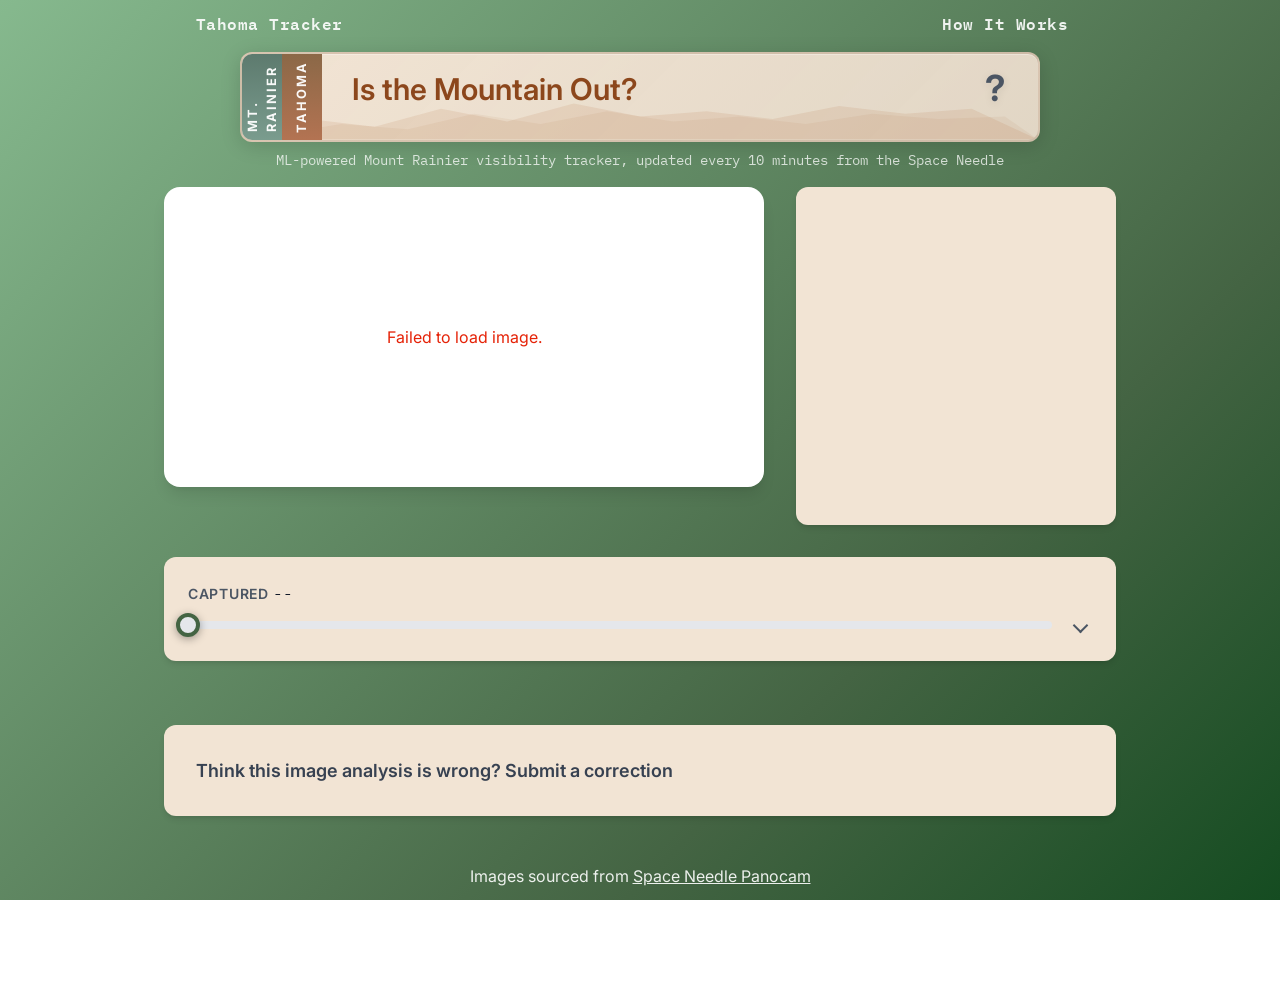
<file: index.html>
<!DOCTYPE html>
<html lang="en">
<head>
  <meta charset="UTF-8">
  <meta name="viewport" content="width=device-width, initial-scale=1.0">
  <meta name="description" content="Is the mountain out? ML-powered Mount Rainier visibility tracker, updated every 10 minutes from the Space Needle webcam.">
  <meta name="robots" content="index, follow">
  <title>Is Mt. Rainier Out? | Tahoma Tracker</title>

  <!-- Canonical -->
  <link rel="canonical" href="https://tahomatracker.com/">

  <!-- Open Graph -->
  <meta property="og:title" content="Is Mt. Rainier Out? | Tahoma Tracker">
  <meta property="og:description" content="ML-powered Mount Rainier visibility tracker, updated every 10 minutes from the Space Needle webcam.">
  <meta property="og:type" content="website">
  <meta property="og:url" content="https://tahomatracker.com/">
  <meta property="og:image" content="https://tahomatracker.com/assets/images/og-preview.png">
  <meta property="og:site_name" content="Tahoma Tracker">

  <!-- Structured Data -->
  <script type="application/ld+json">
  {
    "@context": "https://schema.org",
    "@type": "WebApplication",
    "name": "Tahoma Tracker",
    "url": "https://tahomatracker.com",
    "description": "ML-powered Mount Rainier visibility tracker, updated every 10 minutes from the Space Needle webcam.",
    "applicationCategory": "WeatherApplication",
    "operatingSystem": "Any",
    "offers": { "@type": "Offer", "price": "0", "priceCurrency": "USD" }
  }
  </script>

  <!-- Favicon -->
  <link rel="icon" type="image/svg+xml" href="/favicon.svg">

  <!-- Fonts -->
  <link rel="preconnect" href="https://fonts.googleapis.com">
  <link rel="preconnect" href="https://fonts.gstatic.com" crossorigin>
  <link href="https://fonts.googleapis.com/css2?family=IBM+Plex+Mono:wght@400;600&family=Inter:wght@400;600;700&display=swap" rel="stylesheet">

  <!-- Stylesheets -->
  <link rel="stylesheet" href="/css/reset.css">
  <link rel="stylesheet" href="/css/variables.css">
  <link rel="stylesheet" href="/css/base.css">
  <link rel="stylesheet" href="/css/components.css">
  <link rel="stylesheet" href="/css/pages/home.css">
</head>
<body>
  <nav class="site-nav">
    <a href="/" class="site-nav__brand" aria-label="Home">Tahoma Tracker</a>
    <a href="/about.html" class="site-nav__link">How It Works</a>
  </nav>
  <main class="container">
    <h1 class="sr-only">Mount Rainier Visibility Tracker — Is the Mountain Out Today?</h1>
    <!-- Status Section -->
    <section class="status-section" aria-label="Current visibility status">
      <div class="status-strip">
        <div class="status-strip__banners">
          <div class="status-strip__banner status-strip__banner--primary">MT. RAINIER</div>
          <div class="status-strip__banner status-strip__banner--secondary">TAHOMA</div>
        </div>
        <div class="status-strip__mountain">
          <svg viewBox="0 0 1200 100" xmlns="http://www.w3.org/2000/svg" class="mountain-svg" preserveAspectRatio="none">
            <path d="M0,100 L100,60 L200,75 L300,40 L400,65 L500,30 L600,55 L700,45 L800,60 L900,35 L1000,50 L1100,40 L1200,100 Z" fill="currentColor" opacity="0.12"/>
            <path d="M0,100 L150,70 L250,80 L350,50 L450,70 L550,45 L650,65 L750,55 L850,70 L950,50 L1050,60 L1150,55 L1200,100 Z" fill="currentColor" opacity="0.08"/>
          </svg>
        </div>
        <div class="status-strip__content">
          <div class="status-strip__question">
            <span id="page-title-tense">Is</span> the Mountain Out?
          </div>
          <div id="status-display" class="status-strip__status">
            <div class="status-value__loading">
              <div class="spinner"></div>
            </div>
          </div>
        </div>
      </div>
      <p class="status-strip__subtitle">ML-powered Mount Rainier visibility tracker, updated every 10 minutes from the Space Needle</p>
    </section>

    <!-- Image and Metadata Section -->
    <section class="content-section">
      <div class="content-wrapper">
        <div class="image-section" aria-label="Latest webcam image">
          <div id="image-viewer" class="image-viewer">
            <div class="image-viewer__loading">
              <div class="spinner"></div>
            </div>
          </div>
        </div>

        <div class="metadata-section" aria-label="Analysis details">
          <div id="metadata-display" class="metadata">
            <!-- Populated by JS -->
          </div>
        </div>
      </div>
    </section>

    <!-- Timeline Section -->
    <section class="timeline-section" aria-label="View historical images">
      <div class="timeline-compact">
        <div class="timeline-main">
          <div class="timeline-captured" id="timeline-captured">
            <span class="metadata__label">Captured</span>
            <span class="metadata__value" id="timeline-captured-value">--</span>
          </div>
          <div class="timeline-row">
            <div class="timeline-scrubber-compact">
              <div id="timeline-scrubber-track" class="timeline-scrubber-track">
                <div id="timeline-scrubber-progress" class="timeline-scrubber-progress"></div>
                <div id="timeline-scrubber-handle" class="timeline-scrubber-handle"></div>
              </div>
            </div>
            <button class="timeline-expand-btn" id="timeline-expand-btn" aria-label="Expand timeline controls" aria-expanded="false">
              <span class="timeline-expand-btn__chevron info-panel__chevron info-panel__chevron--down" aria-hidden="true"></span>
            </button>
          </div>
        </div>
        
        <div class="timeline-controls-expanded" id="timeline-controls-expanded" style="display: none;">
          <div class="timeline-controls">
            <div class="timeline-control-left">
              <div id="timeline-calendar-container" class="timeline-calendar-wrapper"></div>
              <button id="timeline-latest-btn" class="timeline-latest-btn" aria-label="Jump to latest">Jump to Latest</button>
            </div>
            <div class="timeline-control-right">
              <button id="timeline-play-btn" class="timeline-play-btn" aria-label="Play/Pause">▶ Play</button>
            </div>
          </div>
          
          <div id="timeline-time-display" class="timeline-time">--</div>
        </div>
      </div>
    </section>

    <!-- Label Correction Section (Crowdsource) -->
    <section class="correction-section" aria-label="Submit a correction">
      <details class="correction-details">
        <summary class="correction-summary">Think this image analysis is wrong? Submit a correction</summary>
        <div id="label-form-container" class="correction-form">
          <!-- Populated by JS -->
        </div>
      </details>
    </section>

    <!-- Footer -->
    <footer class="footer">
      <p class="footer__text">
        Images sourced from <a href="https://www.spaceneedle.com/webcam/" target="_blank" rel="noopener">Space Needle Panocam</a>
      </p>
      <p class="footer__text footer__text--small">
        Last checked: <span id="last-checked">--</span>
      </p>
    </footer>
  </main>

  <!-- JavaScript -->
  <script type="module" src="/js/main.js"></script>
</body>
</html>
</file>
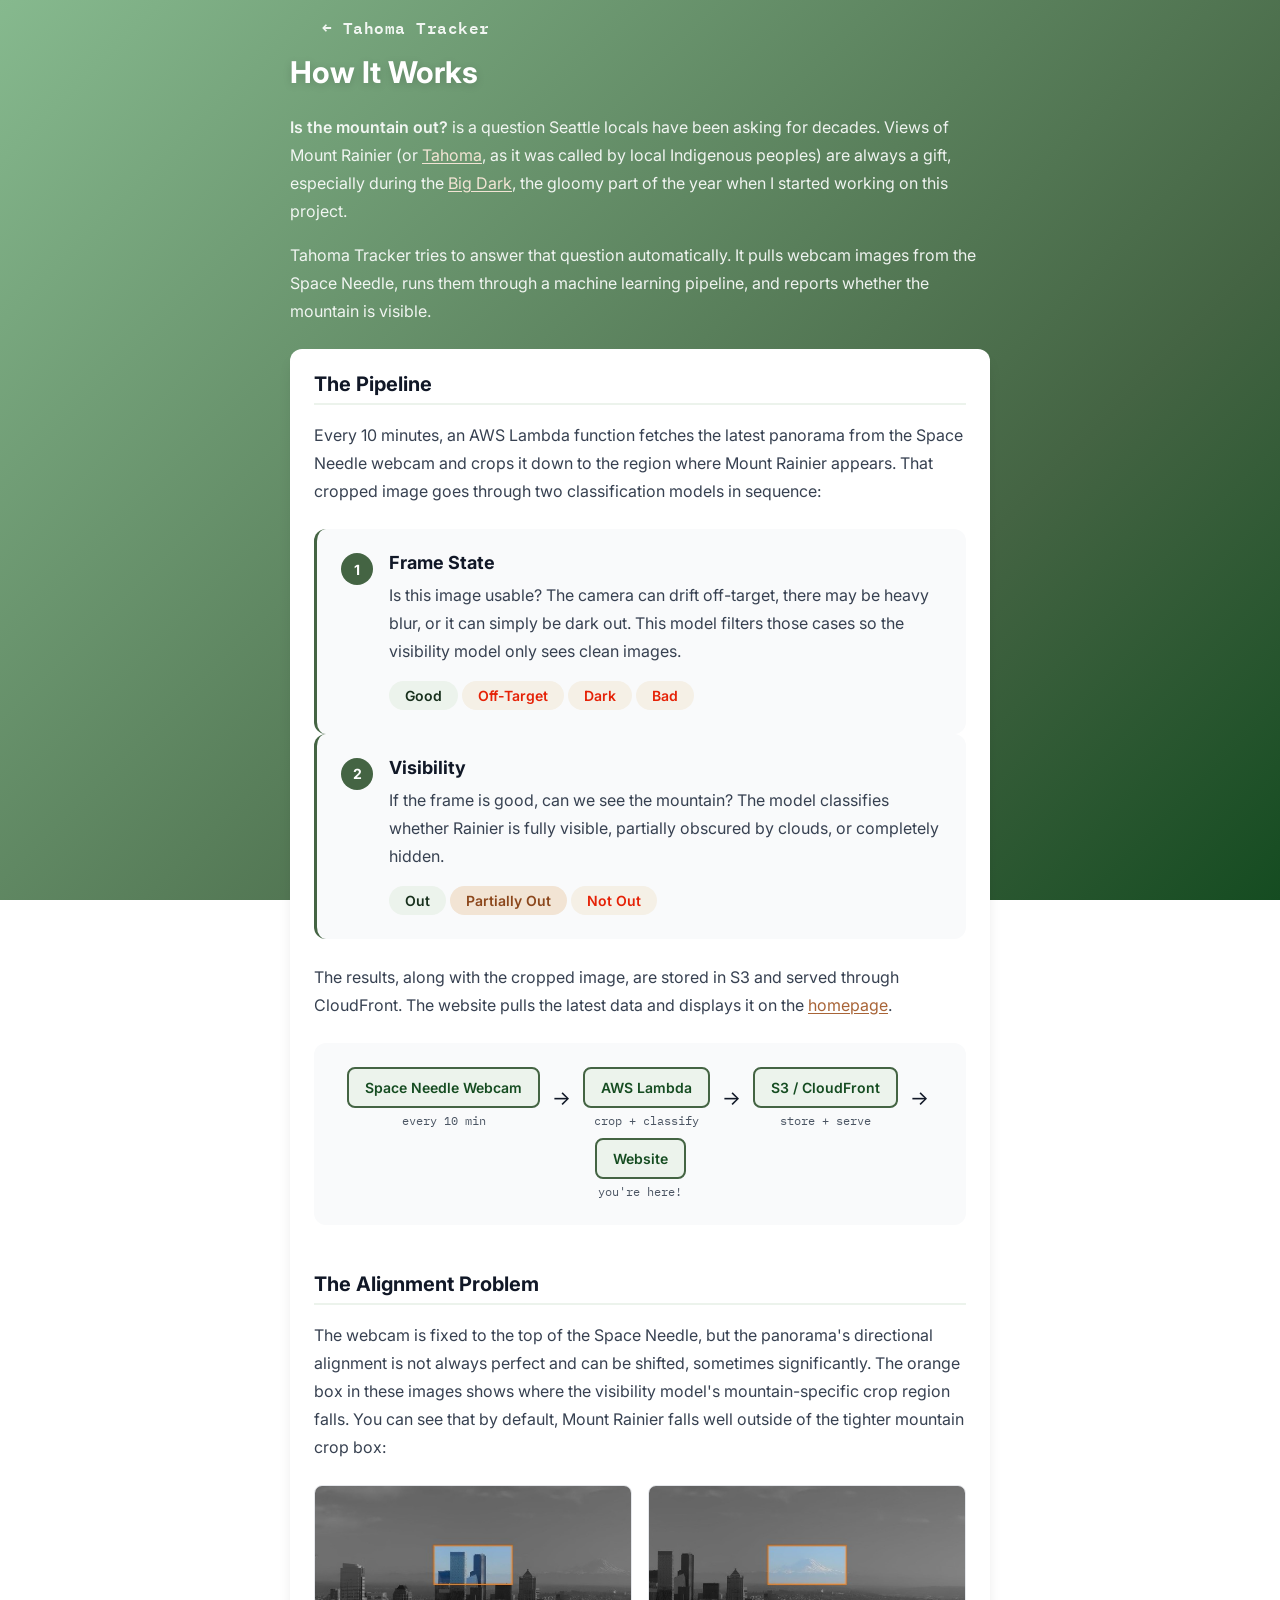
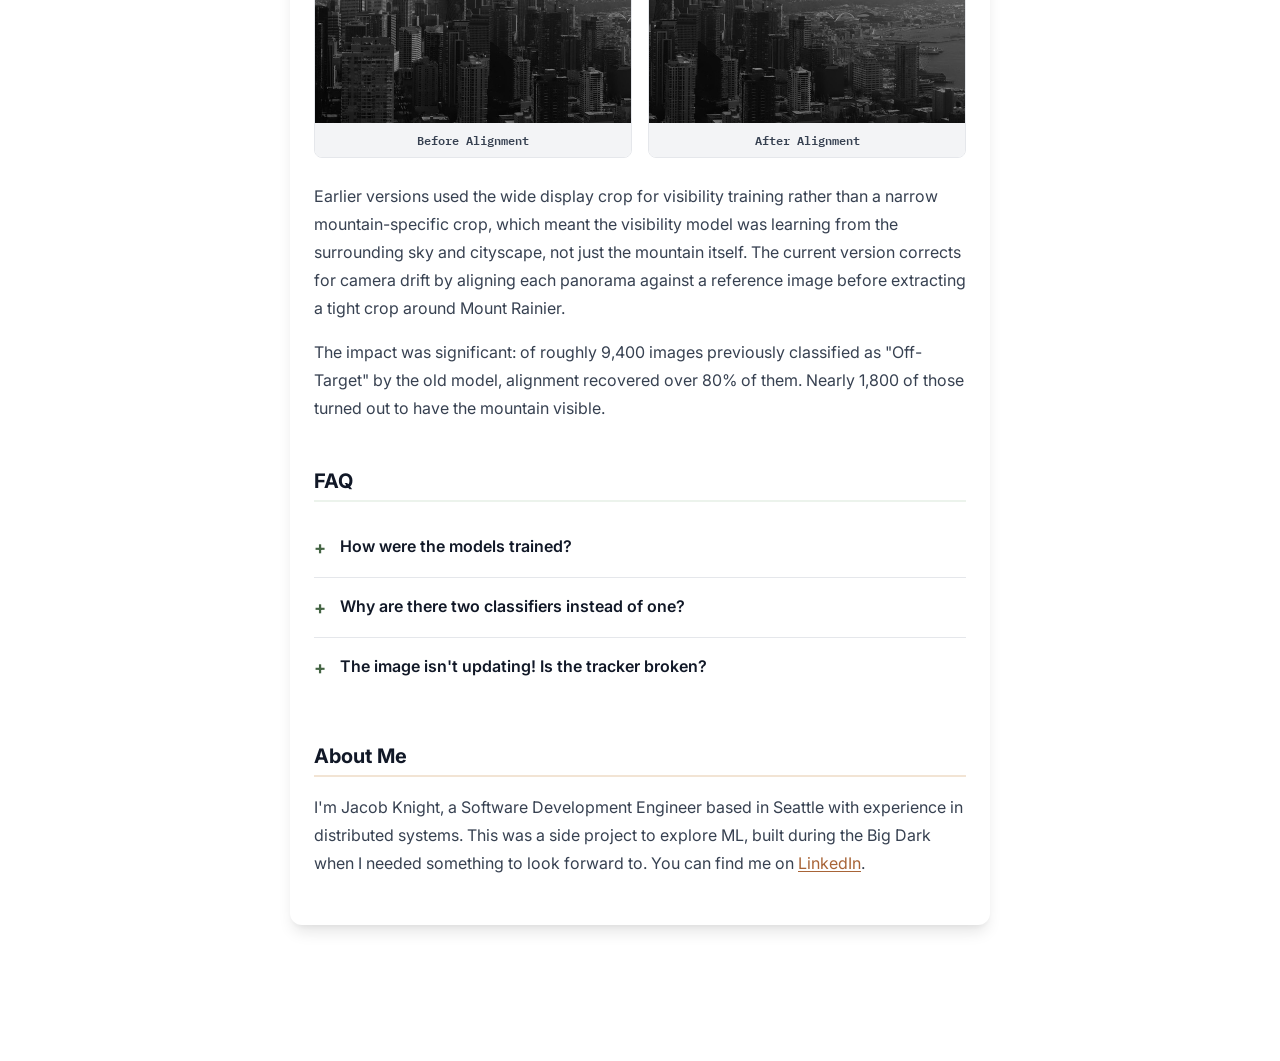
<file: about.html>
<!DOCTYPE html>
<html lang="en">
<head>
  <meta charset="UTF-8">
  <meta name="viewport" content="width=device-width, initial-scale=1.0">
  <meta name="description" content="How Tahoma Tracker uses machine learning to answer the classic Seattle question: is the mountain out? Learn about the image pipeline, frame classification, and alignment system.">
  <meta name="robots" content="index, follow">
  <title>How It Works | Tahoma Tracker</title>

  <!-- Canonical -->
  <link rel="canonical" href="https://tahomatracker.com/about.html">

  <!-- Open Graph -->
  <meta property="og:title" content="How It Works | Tahoma Tracker">
  <meta property="og:description" content="How Tahoma Tracker uses machine learning to answer the classic Seattle question: is the mountain out?">
  <meta property="og:type" content="website">
  <meta property="og:url" content="https://tahomatracker.com/about.html">
  <meta property="og:image" content="https://tahomatracker.com/assets/images/og-preview.png">
  <meta property="og:site_name" content="Tahoma Tracker">

  <!-- Structured Data -->
  <script type="application/ld+json">
  {
    "@context": "https://schema.org",
    "@type": "FAQPage",
    "mainEntity": [
      {
        "@type": "Question",
        "name": "How were the models trained?",
        "acceptedAnswer": {
          "@type": "Answer",
          "text": "By hand! Thousands of images were manually labeled across both frame state and visibility categories. An admin rapid labeling page was built to speed this up, with hotkeys and background label submission. It also allows filtering by the previous model confidence, classification, and other qualities to target images where the model was least sure and refine the training data iteratively for greater accuracy."
        }
      },
      {
        "@type": "Question",
        "name": "Why are there two classifiers instead of one?",
        "acceptedAnswer": {
          "@type": "Answer",
          "text": "The webcam doesn't always produce a clean image. The camera can point off-target, there may be too much fog to see, or it can simply be dark out. The frame-state classifier catches these cases first so the visibility model only runs on images where a meaningful classification is possible. Without this step, a dark nighttime image might be classified as 'not visible' when really there's just nothing to see."
        }
      },
      {
        "@type": "Question",
        "name": "The image isn't updating! Is the tracker broken?",
        "acceptedAnswer": {
          "@type": "Answer",
          "text": "Probably not. The webcam source often publishes images every 20 minutes instead of every 10. It also occasionally goes down, perhaps for maintenance or technical issues, and the tracker can only process what's available. If the latest image is more than 10-20 minutes old, the camera is likely temporarily offline. The tracker will pick back up automatically when new images appear."
        }
      }
    ]
  }
  </script>

  <!-- Favicon -->
  <link rel="icon" type="image/svg+xml" href="/favicon.svg">

  <!-- Fonts -->
  <link rel="preconnect" href="https://fonts.googleapis.com">
  <link rel="preconnect" href="https://fonts.gstatic.com" crossorigin>
  <link href="https://fonts.googleapis.com/css2?family=IBM+Plex+Mono:wght@400;600&family=Inter:wght@400;600;700&display=swap" rel="stylesheet">

  <!-- Stylesheets -->
  <link rel="stylesheet" href="/css/reset.css">
  <link rel="stylesheet" href="/css/variables.css">
  <link rel="stylesheet" href="/css/base.css">
  <link rel="stylesheet" href="/css/components.css">
  <link rel="stylesheet" href="/css/pages/about.css">
</head>
<body>
  <nav class="site-nav">
    <a href="/" class="site-nav__brand">&larr; Tahoma Tracker</a>
  </nav>
  <main class="container">
    <!-- Hero -->
    <section class="about-hero" aria-label="Introduction">
      <h1 class="about-hero__title">How It Works</h1>
      <p class="about-hero__lead">
        <strong>Is the mountain out?</strong> is a question Seattle locals have been asking for decades.
        Views of Mount Rainier (or <a href="https://en.wikipedia.org/wiki/Mount_Rainier#Name" target="_blank" rel="noopener">Tahoma</a>,
        as it was called by local Indigenous peoples) are always a gift, especially during the
        <a href="https://en.wikipedia.org/wiki/Pacific_Northwest#The_Big_Dark" target="_blank" rel="noopener">Big Dark</a>,
        the gloomy part of the year when I started working on this project.
      </p>
      <p class="about-hero__lead">
        Tahoma Tracker tries to answer that question automatically. It pulls webcam images from the
        Space Needle, runs them through a machine learning pipeline, and reports whether the mountain
        is visible.
      </p>
    </section>

    <!-- Pipeline Overview -->
    <article class="about-content">
      <section class="about-section">
        <h2>The Pipeline</h2>
        <p>
          Every 10 minutes, an AWS Lambda function fetches the latest panorama from the Space Needle webcam
          and crops it down to the region where Mount Rainier appears. That cropped image goes through two
          classification models in sequence:
        </p>

        <div class="pipeline-stages">
          <div class="pipeline-stage">
            <div class="pipeline-stage__number">1</div>
            <div class="pipeline-stage__content">
              <h3 class="pipeline-stage__title">Frame State</h3>
              <p class="pipeline-stage__desc">
                Is this image usable? The camera can drift off-target, there may be heavy blur,
                or it can simply be dark out. This model filters those cases so the visibility
                model only sees clean images.
              </p>
              <div class="pipeline-stage__labels">
                <span class="pill pill--positive">Good</span>
                <span class="pill pill--negative">Off-Target</span>
                <span class="pill pill--negative">Dark</span>
                <span class="pill pill--negative">Bad</span>
              </div>
            </div>
          </div>

          <div class="pipeline-stage">
            <div class="pipeline-stage__number">2</div>
            <div class="pipeline-stage__content">
              <h3 class="pipeline-stage__title">Visibility</h3>
              <p class="pipeline-stage__desc">
                If the frame is good, can we see the mountain? The model classifies whether
                Rainier is fully visible, partially obscured by clouds, or completely hidden.
              </p>
              <div class="pipeline-stage__labels">
                <span class="pill pill--positive">Out</span>
                <span class="pill" style="background: var(--color-nps-brown-light); color: var(--color-nps-brown-dark);">Partially Out</span>
                <span class="pill pill--negative">Not Out</span>
              </div>
            </div>
          </div>
        </div>

        <p>
          The results, along with the cropped image, are stored in S3 and served through CloudFront.
          The website pulls the latest data and displays it on the <a href="/">homepage</a>.
        </p>

        <div class="about-diagram">
          <div class="diagram-flow">
            <div class="diagram-step">
              <div class="diagram-box">Space Needle Webcam</div>
              <div class="diagram-label">every 10 min</div>
            </div>
            <div class="diagram-arrow" aria-hidden="true">&rarr;</div>
            <div class="diagram-step">
              <div class="diagram-box">AWS Lambda</div>
              <div class="diagram-label">crop + classify</div>
            </div>
            <div class="diagram-arrow" aria-hidden="true">&rarr;</div>
            <div class="diagram-step">
              <div class="diagram-box">S3 / CloudFront</div>
              <div class="diagram-label">store + serve</div>
            </div>
            <div class="diagram-arrow" aria-hidden="true">&rarr;</div>
            <div class="diagram-step">
              <div class="diagram-box">Website</div>
              <div class="diagram-label">you're here!</div>
            </div>
          </div>
        </div>
      </section>

      <!-- Alignment Story -->
      <section class="about-section">
        <h2>The Alignment Problem</h2>
        <p>
          The webcam is fixed to the top of the Space Needle, but the panorama's directional alignment is not always perfect and can be shifted,
          sometimes significantly. The orange box in these images shows where the visibility model's mountain-specific crop region falls.
          You can see that by default, Mount Rainier falls well outside of the tighter mountain crop box:
        </p>

        <div class="alignment-examples" aria-label="Alignment before and after">
          <div class="alignment-example">
            <img src="/assets/images/alignment-before.jpg"
                 alt="Panorama with crop box highlighting downtown Seattle buildings, camera has drifted away from Mount Rainier"
                 class="alignment-example__img"
                 width="600" height="450"
                 loading="lazy">
            <div class="alignment-example__caption">Before Alignment</div>
          </div>
          <div class="alignment-example">
            <img src="/assets/images/alignment-after.jpg"
                 alt="Same panorama after alignment with crop box correctly centered on Mount Rainier"
                 class="alignment-example__img"
                 width="600" height="450"
                 loading="lazy">
            <div class="alignment-example__caption">After Alignment</div>
          </div>
        </div>

        <p>
          Earlier versions used the wide display crop for visibility training rather than a narrow mountain-specific crop, which meant the visibility
          model was learning from the surrounding sky and cityscape, not just the mountain itself.
          The current version corrects for camera drift by aligning each panorama against a reference
          image before extracting a tight crop around Mount Rainier.
        </p>
        <p>
          The impact was significant: of roughly 9,400 images previously classified as "Off-Target"
          by the old model, alignment recovered over 80% of them. Nearly 1,800 of those turned out
          to have the mountain visible.
        </p>
      </section>

      <!-- FAQ -->
      <section class="about-section">
        <h2>FAQ</h2>
        <details class="faq-item">
          <summary class="faq-item__question">How were the models trained?</summary>
          <p class="faq-item__answer">
            By hand! Thousands of images were manually labeled across both frame state and visibility
            categories. I built an admin rapid labeling page to speed this up, which allows me to use hotkeys and background label submission. It also
            lets me filter images by the previous model confidence, classification, and other qualities so I can target the images where the
            model is least sure and refine the training data iteratively for greater accuracy.
          </p>
        </details>
        <details class="faq-item">
          <summary class="faq-item__question">Why are there two classifiers instead of one?</summary>
          <p class="faq-item__answer">
            The webcam doesn't always produce a clean image. The camera can point off-target, there may be too much fog to see,
            or it can simply be dark out. The frame-state classifier catches these cases first so
            the visibility model only runs on images where a meaningful classification is possible. Without
            this step, a dark nighttime image might be classified as "not visible" when really there's just
            nothing to see.
          </p>
        </details>
        <details class="faq-item">
          <summary class="faq-item__question">The image isn't updating! Is the tracker broken?</summary>
          <p class="faq-item__answer">
            Probably not. The webcam source often publishes images every 20 minutes instead of every 10. It also
            occasionally goes down, perhaps for maintenance or technical issues, and
            the tracker can only process what's available. If the latest image is more than 10–20 minutes
            old, the camera is likely temporarily offline. The tracker will pick back up automatically when
            new images appear.
          </p>
        </details>
      </section>

      <!-- About Me -->
      <section class="about-section about-section--bio">
        <h2>About Me</h2>
        <p>
          I'm Jacob Knight, a Software Development Engineer based in Seattle with experience in distributed
          systems. This was a side project to explore ML, built during the Big Dark when I needed something
          to look forward to. You can find me on
          <a href="https://www.linkedin.com/in/jacobfk/" target="_blank" rel="noopener">LinkedIn</a>.
        </p>
      </section>
    </article>

    <!-- Footer -->
    <footer class="footer">
      <p class="footer__text">
        <a href="/">Check current visibility &rarr;</a>
      </p>
    </footer>
  </main>
</body>
</html>
</file>
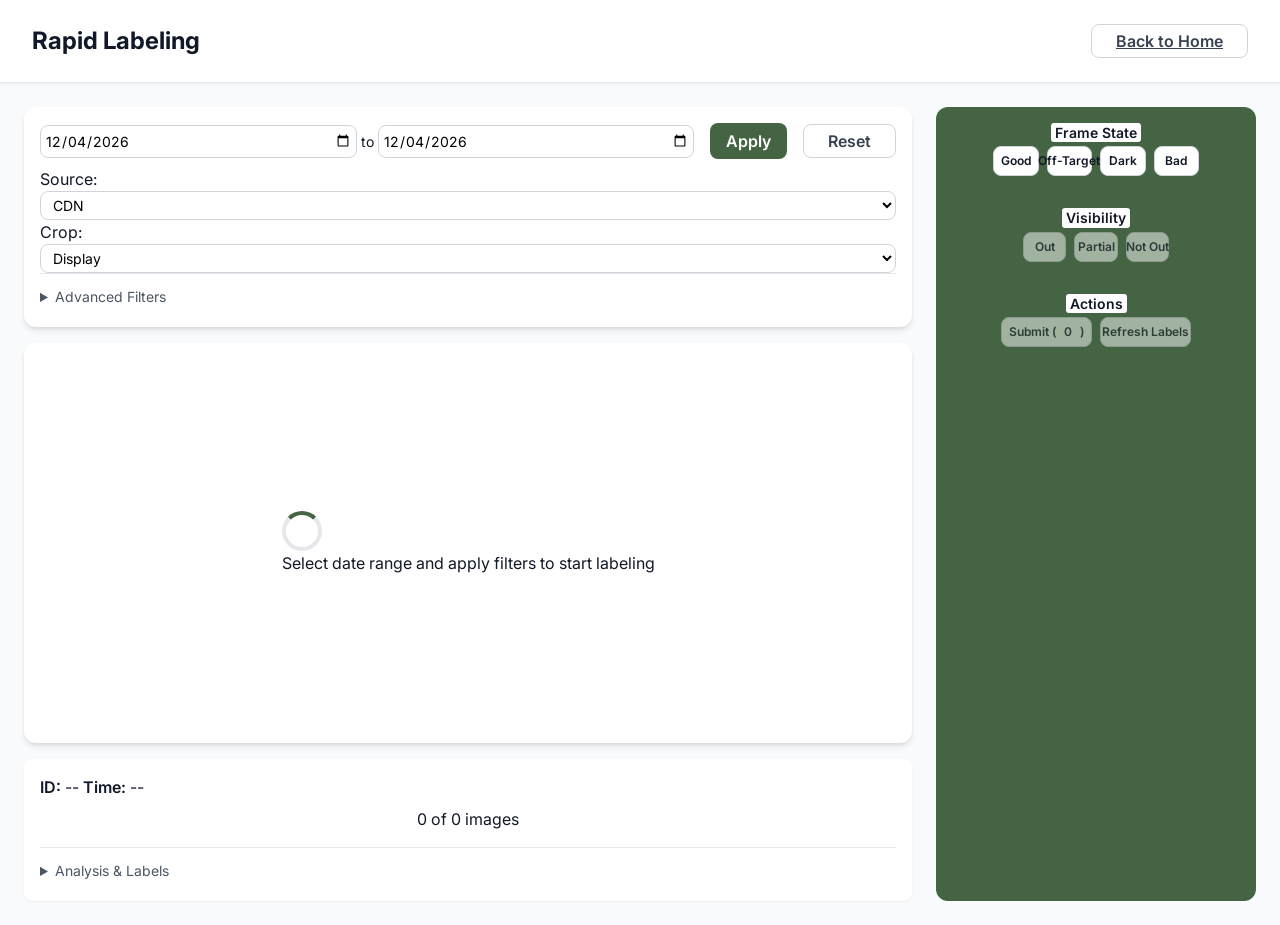
<file: admin/label.html>
<!DOCTYPE html>
<html lang="en">
<head>
  <meta charset="UTF-8">
  <meta name="viewport" content="width=device-width, initial-scale=1.0">
  <title>Admin Labeling | Tahoma Tracker</title>

  <!-- Fonts -->
  <link rel="preconnect" href="https://fonts.googleapis.com">
  <link rel="preconnect" href="https://fonts.gstatic.com" crossorigin>
  <link href="https://fonts.googleapis.com/css2?family=IBM+Plex+Mono:wght@400;600&family=Inter:wght@400;600;700&display=swap" rel="stylesheet">

  <!-- Stylesheets -->
  <link rel="stylesheet" href="/css/reset.css">
  <link rel="stylesheet" href="/css/variables.css">
  <link rel="stylesheet" href="/css/base.css">
  <link rel="stylesheet" href="/css/components.css">
  <link rel="stylesheet" href="/css/pages/admin.css">
</head>
<body class="admin-page">
  <div class="admin-container">
    <!-- Header -->
    <header class="admin-header">
      <h1 class="admin-header__title">Rapid Labeling</h1>
      <div class="admin-header__controls">
        <a href="/" class="button button--ghost">Back to Home</a>
      </div>
    </header>

    <div class="admin-layout">
      <!-- Main Content -->
      <div class="admin-layout__main">
        <!-- Compact Filter Panel -->
        <div class="filter-panel">
          <div class="filter-panel__primary">
            <div class="filter-group filter-group--dates">
              <input type="date" id="start-date" class="input input--compact">
              <span class="filter-separator">to</span>
              <input type="date" id="end-date" class="input input--compact">
            </div>
            <button id="apply-filters" class="button button--primary">Apply</button>
            <button id="reset-filters" class="button button--ghost">Reset</button>
          </div>

          <div class="filter-panel__image-source">
            <div class="filter-group filter-group--inline">
              <label>Source:
                <select id="image-source" class="input input--compact">
                  <option value="cdn">CDN</option>
                  <option value="local">Local</option>
                </select>
              </label>
              <label>Crop:
                <select id="crop-type" class="input input--compact">
                  <option value="display">Display</option>
                  <option value="mountain">Mountain</option>
                </select>
              </label>
              <input type="text" id="local-server-url" class="input input--compact"
                     value="http://localhost:8080" placeholder="Local server URL"
                     style="width: 180px; display: none;">
            </div>
          </div>
          
          <details class="filter-details">
            <summary class="filter-summary">Advanced Filters</summary>
            <div class="filter-panel__advanced">
              <div class="filter-group">
                <label>Frame state confidence: 
                  <span class="tooltip" title="Show images with frame state AI confidence between these values.">ℹ️</span>
                </label>
                <div class="range-inputs">
                  <input type="number" id="frame-confidence-min" min="0" max="100" value="0" class="input input--tiny">
                  <span>to</span>
                  <input type="number" id="frame-confidence-max" min="0" max="100" value="100" class="input input--tiny">
                  <span>%</span>
                </div>
              </div>
              
              <div class="filter-group">
                <label>Visibility confidence: 
                  <span class="tooltip" title="Show images with visibility AI confidence between these values. Only applies to 'good' frame states.">ℹ️</span>
                </label>
                <div class="range-inputs">
                  <input type="number" id="visibility-confidence-min" min="0" max="100" value="0" class="input input--tiny">
                  <span>to</span>
                  <input type="number" id="visibility-confidence-max" min="0" max="100" value="100" class="input input--tiny">
                  <span>%</span>
                </div>
              </div>
              
              <div class="filter-group">
                <label>Label source:
                  <span class="tooltip" title="Filter images by their labeling status. 'Exclude' options hide labeled images. 'Only' options show only labeled images.">ℹ️</span>
                  <select id="label-source" class="input input--compact">
                    <option value="none">Show all images</option>
                    <option value="exclude-admin">Exclude admin labeled</option>
                    <option value="exclude-crowd">Exclude crowd labeled</option>
                    <option value="exclude-any">Exclude any labeled</option>
                    <option value="only-admin">Only admin labeled</option>
                    <option value="only-crowd">Only crowd labeled</option>
                    <option value="only-any">Only any labeled</option>
                  </select>
                </label>
              </div>
              
              <div class="filter-group">
                <label>Frame states:
                  <span class="tooltip" title="Select which frame state classifications to include by source (AI prediction or Human label).">ℹ️</span>
                </label>
                <div class="filter-grid">
                  <div class="filter-grid__header"></div>
                  <div class="filter-grid__header">AI</div>
                  <div class="filter-grid__header">Human</div>
                  <div class="filter-grid__label">Good</div>
                  <div><input type="checkbox" id="frame-good-ai" checked></div>
                  <div><input type="checkbox" id="frame-good-human" class="human-filter"></div>
                  <div class="filter-grid__label">Off-Target</div>
                  <div><input type="checkbox" id="frame-off-target-ai" checked></div>
                  <div><input type="checkbox" id="frame-off-target-human" class="human-filter"></div>
                  <div class="filter-grid__label">Dark</div>
                  <div><input type="checkbox" id="frame-dark-ai" checked></div>
                  <div><input type="checkbox" id="frame-dark-human" class="human-filter"></div>
                  <div class="filter-grid__label">Bad</div>
                  <div><input type="checkbox" id="frame-bad-ai" checked></div>
                  <div><input type="checkbox" id="frame-bad-human" class="human-filter"></div>
                </div>
              </div>
              
              <div class="filter-group">
                <label>Visibility types:
                  <span class="tooltip" title="Select which visibility classifications to include. Only applies when 'Good' is selected.">ℹ️</span>
                </label>
                <div class="filter-grid">
                  <div class="filter-grid__header"></div>
                  <div class="filter-grid__header">AI</div>
                  <div class="filter-grid__header">Human</div>
                  <div class="filter-grid__label">Out</div>
                  <div><input type="checkbox" id="vis-out-ai" checked></div>
                  <div><input type="checkbox" id="vis-out-human" class="human-filter"></div>
                  <div class="filter-grid__label">Partial</div>
                  <div><input type="checkbox" id="vis-partially-out-ai" checked></div>
                  <div><input type="checkbox" id="vis-partially-out-human" class="human-filter"></div>
                  <div class="filter-grid__label">Not out</div>
                  <div><input type="checkbox" id="vis-not-out-ai" checked></div>
                  <div><input type="checkbox" id="vis-not-out-human" class="human-filter"></div>
                </div>
              </div>
              
              <div class="filter-group filter-group--checkboxes">
                <label>
                  <input type="checkbox" id="disagreements-only"> Disagreements only
                  <span class="tooltip" title="Show only images where AI predictions disagree with existing manual labels. Only available when admin labels are included.">ℹ️</span>
                </label>
              </div>
            </div>
          </details>
        </div>

        <!-- Image Display with Navigation -->
        <div class="image-section">
          <div id="admin-image-viewer" class="admin-image-viewer">
            <div class="admin-image-viewer__loading">
              <div class="spinner"></div>
              <p>Select date range and apply filters to start labeling</p>
            </div>
            
            <!-- Analysis Overlay -->
            <div class="analysis-overlay" id="analysis-overlay" style="display: none;">
              <div class="analysis-overlay__content">
                <div class="analysis-line" id="prediction-line"></div>
                <div class="analysis-line" id="manual-line"></div>
              </div>
            </div>
          </div>
        </div>

        <!-- Compact Image Context -->
        <div id="image-context" class="image-context image-context--compact">
          <div class="image-context__header">
            <div class="image-context__info">
              <span><strong>ID:</strong> <span id="image-id">--</span></span>
              <span><strong>Time:</strong> <span id="image-time">--</span></span>
            </div>
            <div class="progress-compact">
              <span id="progress-text">0 of 0 images</span>
              <div class="progress-bar progress-bar--small">
                <div class="progress-fill" id="progress-fill" style="width: 0%"></div>
              </div>
            </div>
          </div>
          
          <details class="context-details">
            <summary class="context-summary">Analysis & Labels</summary>
            <div class="context-content">
              <div class="image-context__section">
                <h4>AI Analysis:</h4>
                <div class="image-context__predictions" id="analysis-predictions"></div>
              </div>
              
              <div class="image-context__section">
                <h4>Manual Labels:</h4>
                <div class="image-context__predictions" id="human-labels"></div>
              </div>
              
              <div class="image-context__section" id="disagreement-section" style="display: none;">
                <h4>⚠️ Disagreement:</h4>
                <div class="image-context__predictions" id="disagreement-info"></div>
              </div>
            </div>
          </details>
        </div>
      </div>

      <!-- Compact Controls Sidebar -->
      <div class="admin-layout__controls">
        <!-- Frame State Controls -->
        <div class="control-group control-group--compact">
          <h3>Frame State</h3>
          <div class="button-grid--compact">
            <button data-action="label-frame" data-value="good" class="button button--control">
              <kbd>G</kbd> <span class="mobile-text">Good</span>
            </button>
            <button data-action="label-frame" data-value="off_target" class="button button--control">
              <kbd>F</kbd> <span class="mobile-text">Off-Target</span>
            </button>
            <button data-action="label-frame" data-value="dark" class="button button--control">
              <kbd>D</kbd> <span class="mobile-text">Dark</span>
            </button>
            <button data-action="label-frame" data-value="bad" class="button button--control">
              <kbd>B</kbd> <span class="mobile-text">Bad</span>
            </button>
          </div>
        </div>

        <!-- Visibility Controls -->
        <div class="control-group control-group--compact">
          <h3>Visibility</h3>
          <div class="button-grid--compact">
            <button data-action="label-visibility" data-value="out" class="button button--control" disabled>
              <kbd>O</kbd> <span class="mobile-text">Out</span>
            </button>
            <button data-action="label-visibility" data-value="partial" class="button button--control" disabled>
              <kbd>P</kbd> <span class="mobile-text">Partial</span>
            </button>
            <button data-action="label-visibility" data-value="not_out" class="button button--control" disabled>
              <kbd>N</kbd> <span class="mobile-text">Not Out</span>
            </button>
          </div>
        </div>

        <!-- Navigation & Batch -->
        <div class="control-group control-group--compact">
          <h3>Actions</h3>
          <div class="button-grid--actions">
            <button data-action="submit-batch" class="button button--primary button--small" disabled>
              <span class="mobile-text">Submit (</span><span id="batch-count">0</span><span class="mobile-text">)</span>
            </button>
            <button data-action="refresh-labels" class="button button--ghost button--small" disabled>
              Refresh Labels
            </button>
          </div>
          <div class="batch-status" id="batch-status">Batch: 0 pending (auto-submits at 10)</div>
        </div>
      </div>
    </div>
  </div>

  <!-- JavaScript -->
  <script type="module" src="/js/admin/label.js"></script>
</body>
</html>
</file>
<file: css/variables.css>
/* CSS Custom Properties (Design Tokens) */

:root {
  /* Colors - Base */
  --color-white: #ffffff;
  --color-gray-50: #f9fafb;
  --color-gray-100: #f3f4f6;
  --color-gray-200: #e5e7eb;
  --color-gray-300: #d1d5db;
  --color-gray-600: #4b5563;
  --color-gray-700: #374151;
  --color-gray-900: #111827;

  /* Colors - NPS Palette */
  --color-nps-green-lightest: #ecf3ec;
  --color-nps-green-light: #86b98e;
  --color-nps-green: #446443;
  --color-nps-green-dark: #154c21;
  --color-nps-green-darker: #19311e;

  --color-nps-brown-light: #f2e4d4;
  --color-nps-brown: #a86437;
  --color-nps-brown-dark: #8c471c;

  --color-nps-warm-lightest: #f5f0e6;

  --color-nps-danger: #e52207;
  --color-nps-info: #0076d6;
  --color-nps-cool-lightest: #e7f2f5;

  /* Colors - Brand */
  --color-primary: var(--color-nps-green);
  --color-primary-dark: var(--color-nps-green-dark);

  /* Colors - Semantic */
  --color-success: var(--color-nps-green-dark);
  --color-success-dark: var(--color-nps-green-darker);
  --color-success-bg: var(--color-nps-green-lightest);

  --color-danger: var(--color-nps-danger);
  --color-danger-dark: var(--color-nps-danger);
  --color-danger-bg: var(--color-nps-warm-lightest);

  --color-warning: var(--color-nps-brown);
  --color-warning-dark: var(--color-nps-brown-dark);

  --color-info-dark: var(--color-nps-info);
  --color-info-bg: var(--color-nps-cool-lightest);

  /* Colors - Neutral Semantic */
  --color-neutral-dark: var(--color-gray-700);
  --color-neutral-bg: var(--color-gray-100);

  /* Typography */
  --font-sans: 'Inter', system-ui, -apple-system, BlinkMacSystemFont, 'Segoe UI', sans-serif;
  --font-mono: 'IBM Plex Mono', 'Courier New', monospace;

  --font-size-xs: 0.75rem;    /* 12px */
  --font-size-sm: 0.875rem;   /* 14px */
  --font-size-base: 1rem;     /* 16px */
  --font-size-lg: 1.125rem;   /* 18px */
  --font-size-xl: 1.25rem;    /* 20px */
  --font-size-2xl: 1.5rem;    /* 24px */
  --font-size-3xl: 1.875rem;  /* 30px */
  --font-size-4xl: 2.25rem;   /* 36px */
  --font-size-5xl: 3rem;      /* 48px */
  --font-size-6xl: 4rem;      /* 64px */

  --font-weight-normal: 400;
  --font-weight-medium: 600;
  --font-weight-bold: 700;

  --line-height-tight: 1.1;
  --line-height-normal: 1.5;
  --line-height-relaxed: 1.75;

  /* Spacing */
  --space-xs: 0.25rem;    /* 4px */
  --space-sm: 0.5rem;     /* 8px */
  --space-md: 1rem;       /* 16px */
  --space-lg: 1.5rem;     /* 24px */
  --space-xl: 2rem;       /* 32px */
  --space-2xl: 3rem;      /* 48px */
  --space-3xl: 4rem;      /* 64px */
  --space-4xl: 6rem;      /* 96px */

  /* Border Radius */
  --radius-sm: 0.25rem;   /* 4px */
  --radius-md: 0.5rem;    /* 8px */
  --radius-lg: 0.75rem;   /* 12px */
  --radius-xl: 1rem;      /* 16px */
  --radius-full: 9999px;

  /* Shadows */
  --shadow-sm: 0 1px 2px 0 rgba(0, 0, 0, 0.05);
  --shadow-md: 0 4px 6px -1px rgba(0, 0, 0, 0.1), 0 2px 4px -1px rgba(0, 0, 0, 0.06);
  --shadow-lg: 0 10px 15px -3px rgba(0, 0, 0, 0.1), 0 4px 6px -2px rgba(0, 0, 0, 0.05);
  --shadow-xl: 0 20px 25px -5px rgba(0, 0, 0, 0.1), 0 10px 10px -5px rgba(0, 0, 0, 0.04);

  /* Transitions */
  --transition-fast: 150ms ease-in-out;
  --transition-base: 250ms ease-in-out;
  --transition-slow: 350ms ease-in-out;

  /* Z-index */
  --z-base: 1;
  --z-dropdown: 10;
  --z-modal: 100;
  --z-toast: 1000;

  /* Layout */
  --container-max-width: 1200px;
  --container-padding: var(--space-md);

  /* Content Layout (Home Page) */
  --content-max-width-mobile: 800px;
  --image-max-width-desktop: 600px;
  --metadata-width-desktop: 320px;
  --content-gap: var(--space-xl);
  /* Calculated: image (600px) + gap (32px) + metadata (320px) = 952px */
  --content-max-width-desktop: 952px;
}

@media (min-width: 768px) {
  :root {
    --container-padding: var(--space-xl);
  }
}
</file>
<file: css/base.css>
/* Base Styles */

body {
  font-family: var(--font-sans);
  font-size: var(--font-size-base);
  line-height: var(--line-height-normal);
  color: var(--color-gray-900);
  /* National Park Service inspired gradient - sky to forest */
  background: linear-gradient(135deg, var(--color-nps-green-light) 0%, var(--color-nps-green) 70%, var(--color-nps-green-dark) 100%);
  background-attachment: fixed;
}

/* Typography */

h1, h2, h3, h4, h5, h6 {
  font-weight: var(--font-weight-bold);
  color: var(--color-gray-900);
}

h1 {
  font-size: var(--font-size-4xl);
  line-height: var(--line-height-tight);
}

h2 {
  font-size: var(--font-size-2xl);
  line-height: var(--line-height-tight);
}

h3 {
  font-size: var(--font-size-xl);
}

strong {
  font-weight: var(--font-weight-medium);
}

code, kbd {
  font-family: var(--font-mono);
  font-size: 0.9em;
}

kbd {
  display: inline-block;
  padding: var(--space-xs) var(--space-sm);
  background: var(--color-gray-100);
  border: 1px solid var(--color-gray-300);
  border-radius: var(--radius-sm);
  font-size: var(--font-size-sm);
  font-weight: var(--font-weight-medium);
}

/* Links */

a {
  color: var(--color-primary);
  text-decoration: underline;
  transition: color var(--transition-fast);
}

a:hover {
  color: var(--color-primary-dark);
}

a:focus-visible {
  outline: 2px solid var(--color-primary);
  outline-offset: 2px;
  border-radius: var(--radius-sm);
}

/* Layout */

.container {
  width: 100%;
  max-width: var(--container-max-width);
  margin: 0 auto;
  padding: var(--container-padding);
}

/* Focus Styles */

*:focus-visible {
  outline: 2px solid var(--color-primary);
  outline-offset: 2px;
}

/* Utility Classes */

.sr-only {
  position: absolute;
  width: 1px;
  height: 1px;
  padding: 0;
  margin: -1px;
  overflow: hidden;
  clip: rect(0, 0, 0, 0);
  white-space: nowrap;
  border-width: 0;
}

/* Loading Spinner */

.spinner {
  width: 40px;
  height: 40px;
  border: 4px solid var(--color-gray-200);
  border-top-color: var(--color-primary);
  border-radius: var(--radius-full);
  animation: spin 0.8s linear infinite;
}

@keyframes spin {
  to {
    transform: rotate(360deg);
  }
}
</file>
<file: css/components.css>
/* Reusable Components */

/* Buttons */

.button {
  display: inline-flex;
  align-items: center;
  justify-content: center;
  gap: var(--space-sm);
  padding: var(--space-sm) var(--space-lg);
  font-size: var(--font-size-base);
  font-weight: var(--font-weight-medium);
  line-height: 1;
  border-radius: var(--radius-md);
  transition: all var(--transition-fast);
  cursor: pointer;
  white-space: nowrap;
}

.button--primary {
  background: var(--color-primary);
  color: var(--color-white);
}

.button--primary:hover:not(:disabled) {
  background: var(--color-primary-dark);
}

.button--secondary {
  background: var(--color-gray-200);
  color: var(--color-gray-900);
}

.button--secondary:hover:not(:disabled) {
  background: var(--color-gray-300);
}

.button--success {
  background: var(--color-success);
  color: var(--color-white);
}

.button--success:hover:not(:disabled) {
  background: var(--color-success-dark);
}

.button--danger {
  background: var(--color-danger);
  color: var(--color-white);
}

.button--danger:hover:not(:disabled) {
  background: var(--color-danger-dark);
}

.button--warning {
  background: var(--color-warning);
  color: var(--color-white);
}

.button--warning:hover:not(:disabled) {
  background: var(--color-warning-dark);
}

.button--ghost {
  background: transparent;
  color: var(--color-gray-700);
  border: 1px solid var(--color-gray-300);
}

.button--ghost:hover:not(:disabled) {
  background: var(--color-gray-100);
}

.button--large {
  padding: var(--space-md) var(--space-xl);
  font-size: var(--font-size-lg);
}

.button:disabled {
  opacity: 0.5;
  cursor: not-allowed;
}

.button:focus-visible {
  outline: 2px solid var(--color-primary);
  outline-offset: 2px;
}

/* Input */

.input {
  width: 100%;
  padding: var(--space-sm) var(--space-md);
  font-size: var(--font-size-base);
  border: 1px solid var(--color-gray-300);
  border-radius: var(--radius-md);
  background: var(--color-white);
  transition: border-color var(--transition-fast);
}

.input:focus {
  outline: none;
  border-color: var(--color-primary);
}

.input:disabled {
  background: var(--color-gray-100);
  cursor: not-allowed;
}

/* Cards */

.card {
  background: var(--color-white);
  border-radius: var(--radius-xl);
  box-shadow: var(--shadow-lg);
  padding: var(--space-xl);
}

/* Pills / Badges */

.pill {
  display: inline-block;
  padding: var(--space-xs) var(--space-md);
  font-size: var(--font-size-sm);
  font-weight: var(--font-weight-medium);
  border-radius: var(--radius-full);
  background: var(--color-gray-200);
  color: var(--color-gray-700);
}

.pill--frame {
  background: var(--color-info-bg);
  color: var(--color-info-dark);
}

.pill--visibility {
  background: var(--color-success-bg);
  color: var(--color-success-dark);
}

.pill--positive {
  background: var(--color-success-bg);
  color: var(--color-success-dark);
}

.pill--negative {
  background: var(--color-danger-bg);
  color: var(--color-danger-dark);
}

.pill--unknown {
  background: var(--color-neutral-bg);
  color: var(--color-neutral-dark);
}

/* Button Grid */

.button-grid {
  display: grid;
  grid-template-columns: repeat(auto-fit, minmax(150px, 1fr));
  gap: var(--space-md);
}

/* Control Group */

.control-group {
  margin-bottom: var(--space-2xl);
}

.control-group__title {
  margin-bottom: var(--space-md);
  font-size: var(--font-size-lg);
  font-weight: var(--font-weight-medium);
  color: var(--color-gray-700);
}

/* Checkbox Label */

.checkbox-label {
  display: flex;
  align-items: center;
  gap: var(--space-sm);
  margin-bottom: var(--space-sm);
  cursor: pointer;
}

.checkbox-label input[type="checkbox"] {
  width: 1.25rem;
  height: 1.25rem;
  cursor: pointer;
}

/* Progress Indicator */

.progress-indicator {
  padding: var(--space-sm) var(--space-lg);
  background: var(--color-gray-100);
  border-radius: var(--radius-md);
  font-family: var(--font-mono);
  font-size: var(--font-size-sm);
  color: var(--color-gray-700);
}

/* Help Overlay */

.help-overlay {
  position: fixed;
  inset: 0;
  z-index: var(--z-modal);
  display: flex;
  align-items: center;
  justify-content: center;
  background: rgba(0, 0, 0, 0.75);
  padding: var(--space-md);
}

.help-overlay__content {
  max-width: 600px;
  background: var(--color-white);
  border-radius: var(--radius-xl);
  padding: var(--space-2xl);
  box-shadow: var(--shadow-xl);
}

.help-overlay__content h2 {
  margin-bottom: var(--space-lg);
}

.help-overlay__content ul {
  margin-bottom: var(--space-xl);
}

.help-overlay__content li {
  padding: var(--space-sm) 0;
  border-bottom: 1px solid var(--color-gray-200);
}

.help-overlay__content li:last-child {
  border-bottom: none;
}
</file>
<file: css/pages/home.css>
/* Home Page Styles */

/* Site Navigation */

.site-nav {
  display: flex;
  align-items: center;
  justify-content: space-between;
  max-width: var(--content-max-width-desktop);
  margin: 0 auto;
  padding: var(--space-sm) var(--container-padding);
}

.site-nav__brand {
  font-family: var(--font-mono);
  font-size: var(--font-size-base);
  font-weight: var(--font-weight-medium);
  color: rgba(255, 255, 255, 0.9);
  text-decoration: none;
  letter-spacing: 0.03em;
}

.site-nav__brand:hover {
  color: var(--color-white);
}

.site-nav__link {
  font-family: var(--font-mono);
  font-size: var(--font-size-base);
  font-weight: var(--font-weight-medium);
  color: rgba(255, 255, 255, 0.9);
  text-decoration: none;
  letter-spacing: 0.03em;
  padding: var(--space-xs) var(--space-md);
  border-radius: var(--radius-sm);
  transition: all var(--transition-fast);
}

.site-nav__link:hover {
  color: var(--color-white);
  background: rgba(255, 255, 255, 0.1);
}

/* Status Strip Subtitle */

.status-strip__subtitle {
  text-align: center;
  font-size: clamp(var(--font-size-xs), 1.2vw + 0.2rem, var(--font-size-sm));
  font-family: var(--font-mono);
  color: rgba(255, 255, 255, 0.75);
  margin-top: var(--space-sm);
  position: relative;
  z-index: 1;
}

/* Status Section - Horizontal Strip Banner */

.container {
  padding-top: var(--space-xs);
}

.status-section {
  margin-bottom: var(--space-md);
  animation: fadeInUp 0.6s ease-out;
}

.status-strip {
  position: relative;
  max-width: 800px;
  margin: 0 auto;
  background: linear-gradient(135deg, var(--color-nps-brown-light) 0%, rgba(233, 219, 203, 0.95) 100%);
  border-radius: var(--radius-lg);
  padding: clamp(var(--space-sm), 2vw + 0.25rem, var(--space-md)) clamp(var(--space-md), 3vw + 0.5rem, var(--space-xl));
  padding-left: clamp(60px, 12vw, 110px);
  box-shadow: 
    0 4px 20px rgba(0, 0, 0, 0.15),
    inset 0 1px 0 rgba(255, 255, 255, 0.3);
  border: 2px solid rgba(139, 104, 71, 0.25);
  overflow: hidden;
  min-height: clamp(70px, 12vw, 90px);
}

.status-strip__banners {
  position: absolute;
  left: 0;
  top: 0;
  bottom: 0;
  display: flex;
  z-index: 2;
}

.status-strip__banner {
  writing-mode: vertical-rl;
  text-orientation: mixed;
  transform: rotate(180deg);
  display: flex;
  align-items: center;
  justify-content: center;
  font-family: var(--font-family-base);
  font-size: clamp(0.6rem, 1vw + 0.12rem, 0.8rem);
  font-weight: var(--font-weight-bold);
  letter-spacing: 0.15em;
  padding: var(--space-sm) clamp(var(--space-xs), 1vw, var(--space-sm));
  width: clamp(28px, 5vw, 40px);
}

.status-strip__banner--primary {
  background: linear-gradient(to bottom, #7a9c8e, #5d7a6e);
  color: rgba(255, 255, 255, 0.95);
}

.status-strip__banner--secondary {
  background: linear-gradient(to bottom, #b37352, #8b6847);
  color: rgba(255, 255, 255, 0.95);
}

.status-strip__mountain {
  position: absolute;
  bottom: 0;
  left: 0;
  right: 0;
  height: 60%;
  pointer-events: none;
}

.mountain-svg {
  width: 100%;
  height: 100%;
  color: var(--color-nps-brown);
}

.status-strip__content {
  position: relative;
  z-index: 1;
  display: flex;
  align-items: center;
  justify-content: space-between;
  gap: clamp(var(--space-sm), 3vw, var(--space-xl));
  flex-wrap: wrap;
}

.status-strip__question {
  font-family: var(--font-family-base);
  font-size: clamp(var(--font-size-lg), 3vw + 0.4rem, var(--font-size-3xl));
  font-weight: var(--font-weight-medium);
  color: var(--color-nps-brown-dark);
  line-height: 1.2;
  flex: 1;
}

.status-strip__status {
  flex-shrink: 0;
}

.status-value__loading {
  display: inline-flex;
}

.status-value__text {
  font-size: clamp(var(--font-size-xl), 4.5vw + 0.5rem, var(--font-size-4xl));
  font-weight: var(--font-weight-bold);
  line-height: 1;
  text-shadow: 0 2px 8px rgba(0, 0, 0, 0.1);
  letter-spacing: 0.02em;
}

.status-value__text--positive {
  color: var(--color-nps-green-light);
}

.status-value__text--partial {
  color: var(--color-nps-brown);
}

.status-value__text--negative {
  color: var(--color-gray-700);
}

.status-value__text--unknown {
  color: var(--color-gray-600);
}

/* Back Link */

.back-link {
  color: var(--color-white);
  text-decoration: none;
  font-size: var(--font-size-base);
  transition: opacity 0.2s ease;
}

.back-link:hover {
  opacity: 0.8;
}

/* Date and Frame Navigation */

.date-navigation {
  display: flex;
  align-items: center;
  justify-content: center;
  gap: var(--space-md);
  margin-bottom: var(--space-lg);
}

.date-picker {
  padding: var(--space-sm) var(--space-md);
  border: 1px solid var(--color-border);
  border-radius: var(--radius-md);
  font-family: var(--font-family-mono);
  font-size: var(--font-size-base);
  background: var(--color-white);
  color: var(--color-text);
  cursor: pointer;
}

.nav-btn {
  padding: var(--space-sm) var(--space-md);
  background: var(--color-white);
  border: 1px solid var(--color-border);
  border-radius: var(--radius-md);
  font-size: var(--font-size-lg);
  font-weight: var(--font-weight-semibold);
  cursor: pointer;
  transition: all 0.2s ease;
  color: var(--color-text);
  min-width: 44px;
}

.nav-btn:hover:not(:disabled) {
  background: var(--color-gray-100);
  border-color: var(--color-gray-400);
}

.nav-btn:disabled {
  opacity: 0.5;
  cursor: not-allowed;
}

.frame-navigation {
  display: flex;
  align-items: center;
  justify-content: center;
  gap: var(--space-md);
  margin-top: var(--space-lg);
}

.frame-info {
  font-family: var(--font-family-mono);
  font-size: var(--font-size-base);
  color: var(--color-white);
  text-align: center;
  min-width: 200px;
}

.scrubber-container {
  margin-top: var(--space-lg);
  max-width: 600px;
  width: 100%;
  margin-left: auto;
  margin-right: auto;
  padding: 0 var(--space-md);
  box-sizing: border-box;
}

.scrubber-track {
  position: relative;
  height: 8px;
  background: rgba(255, 255, 255, 0.4);
  border-radius: 4px;
  cursor: pointer;
  transition: background 0.2s ease;
  width: 100%;
}

.scrubber-track:hover {
  background: rgba(255, 255, 255, 0.5);
}

.scrubber-progress {
  position: absolute;
  top: 0;
  left: 0;
  height: 100%;
  background: rgba(255, 255, 255, 0.5);
  border-radius: 4px;
  pointer-events: none;
  transition: width 0.1s ease-out;
}

.scrubber-handle {
  position: absolute;
  top: 50%;
  transform: translate(-50%, -50%);
  width: 20px;
  height: 20px;
  background: var(--color-white);
  border: 3px solid var(--color-nps-brown);
  border-radius: 50%;
  cursor: grab;
  box-shadow: 0 2px 6px rgba(0, 0, 0, 0.3);
  transition: left 0.1s ease-out;
}

.scrubber-handle:hover {
  transform: translate(-50%, -50%) scale(1.1);
}

.scrubber-handle:active {
  cursor: grabbing;
  transform: translate(-50%, -50%) scale(1.15);
}

.playback-controls {
  display: flex;
  align-items: center;
  justify-content: center;
  gap: var(--space-md);
  margin-top: var(--space-md);
}

.play-btn {
  padding: var(--space-sm) var(--space-lg);
  background: var(--color-white);
  border: 1px solid var(--color-border);
  border-radius: var(--radius-md);
  font-size: var(--font-size-base);
  font-weight: var(--font-weight-semibold);
  cursor: pointer;
  transition: all 0.2s ease;
  color: var(--color-text);
  min-width: 80px;
}

.play-btn:hover {
  background: var(--color-gray-100);
  border-color: var(--color-gray-400);
}

.play-btn.playing {
  background: var(--color-nps-brown);
  color: var(--color-white);
  border-color: var(--color-nps-brown-dark);
}

.play-btn.playing:hover {
  background: var(--color-nps-brown-dark);
}

/* Content Section - Image and Metadata */

.content-section {
  margin-bottom: clamp(var(--space-sm), 2vw + 0.5rem, var(--content-gap));
  animation: fadeInUp 0.6s ease-out 0.1s both;
}

.content-wrapper {
  display: flex;
  flex-direction: column;
  gap: clamp(var(--space-sm), 2vw + 0.5rem, var(--content-gap));
  max-width: var(--content-max-width-mobile);
  margin: 0 auto;
}

/* Image Section */

.image-section {
  flex: 0 0 auto;
}

.image-viewer {
  background: var(--color-white);
  border-radius: var(--radius-xl);
  box-shadow: var(--shadow-lg);
  overflow: hidden;
  width: 100%;
  max-width: 600px;
  margin: 0 auto;
}

.image-viewer__wrapper {
  position: relative;
  width: 100%;
  background: var(--color-gray-100) url('/images/placeholder.png') center/cover no-repeat;
  display: flex;
  align-items: center;
  justify-content: center;
  min-height: clamp(200px, 40vw, 400px); /* Prevent layout shift */
  aspect-ratio: 16 / 9;
}

/* Navigation arrows */
.image-viewer__nav-arrow {
  position: absolute;
  top: 50%;
  transform: translateY(-50%);
  width: clamp(32px, 6vw + 0.5rem, 40px);
  height: clamp(32px, 6vw + 0.5rem, 40px);
  background: rgba(0, 0, 0, 0.6);
  color: white;
  border: none;
  border-radius: 50%;
  font-size: clamp(16px, 3vw + 0.3rem, 20px);
  font-weight: bold;
  cursor: pointer;
  display: flex;
  align-items: center;
  justify-content: center;
  opacity: 0.7;
  transition: all 0.2s ease;
  z-index: 20;
  user-select: none;
}

.image-viewer__nav-arrow:hover {
  opacity: 1;
  background: rgba(0, 0, 0, 0.8);
  transform: translateY(-50%) scale(1.1);
}

.image-viewer__nav-arrow--prev {
  left: clamp(8px, 2vw + 0.2rem, 12px);
}

.image-viewer__nav-arrow--next {
  right: clamp(8px, 2vw + 0.2rem, 12px);
}

/* Initial loading state - grey box instead of placeholder image */
.image-viewer__wrapper--initial-loading {
  background: var(--color-gray-200);
}

.image-viewer__wrapper::after {
  content: '';
  position: absolute;
  inset: 0;
  background: rgba(255, 255, 255, 0.7);
  pointer-events: none;
  z-index: 0;
}

/* Loading overlay for day changes - greys out current image */
.image-viewer__loading-overlay {
  position: absolute;
  inset: 0;
  background: rgba(255, 255, 255, 0.8);
  display: flex;
  align-items: center;
  justify-content: center;
  z-index: 10;
}

.image-viewer__spinner {
  position: relative;
  z-index: 2;
  width: 40px;
  height: 40px;
  border: 3px solid var(--color-gray-300);
  border-top-color: var(--color-primary);
  border-radius: 50%;
  animation: spin 1s linear infinite;
}

/* Spinner inside loading overlay */
.image-viewer__loading-overlay .image-viewer__spinner {
  position: static; /* Let flexbox center it */
}

.image-viewer__status-banner {
  position: absolute;
  top: clamp(10px, 2vw, 14px);
  right: clamp(10px, 2vw, 14px);
  z-index: 16;
  pointer-events: none;
  padding: clamp(4px, 0.6vw, 6px) clamp(8px, 1vw, 12px);
  border-radius: var(--radius-md);
  background: rgba(140, 71, 28, 0.86);
  border: 1px solid rgba(242, 228, 212, 0.28);
  color: rgba(255, 250, 244, 0.98);
  font-family: var(--font-family-mono);
  font-size: clamp(10px, 1.3vw, 12px);
  font-weight: 600;
  letter-spacing: 0.02em;
  box-shadow: 0 2px 6px rgba(0, 0, 0, 0.18);
  text-shadow: 0 1px 1px rgba(0, 0, 0, 0.18);
  backdrop-filter: blur(4px);
}

@keyframes spin {
  to { transform: rotate(360deg); }
}

.image-viewer__loading {
  position: relative;
  width: 100%;
  display: flex;
  align-items: center;
  justify-content: center;
  min-height: clamp(200px, 40vw, 300px);
  aspect-ratio: 16 / 9;
  background: var(--color-gray-100);
}

.image-viewer__img {
  position: absolute;
  top: 0;
  left: 0;
  z-index: 1;
  width: 100%;
  height: 100%;
  object-fit: cover;
  opacity: 1;
  transition: opacity 0.3s ease-in-out;
}

.image-viewer__img--loading {
  opacity: 0;
}

.image-viewer__error {
  padding: var(--space-3xl);
  text-align: center;
  color: var(--color-danger);
  min-height: clamp(200px, 40vw, 300px);
  display: flex;
  align-items: center;
  justify-content: center;
}

/* Metadata Section */

.metadata-section {
  flex: 0 1 auto;
  display: flex;
  align-items: stretch;
  justify-content: center;
  align-self: stretch;
}

.metadata {
  background: var(--color-nps-brown-light);
  border-radius: var(--radius-lg);
  padding: clamp(10px, 1vw + 0.25rem, 14px);
  box-shadow: var(--shadow-md);
  width: 100%;
  max-width: 600px;
  display: flex;
  flex-direction: column;
  margin: 0 auto;
  container-type: inline-size;
  container-name: metadata;
  box-sizing: border-box;
}

.info-panel {
  display: flex;
  flex-direction: column;
  gap: 0;
  width: 100%;
}

.info-panel__toggle {
  appearance: none;
  border: 0;
  background: transparent;
  display: flex;
  align-items: center;
  justify-content: space-between;
  gap: var(--space-sm);
  width: 100%;
  padding: clamp(4px, 0.55vw + 0.12rem, 8px) clamp(6px, 0.85vw + 0.14rem, 10px);
  color: var(--color-gray-700);
  font-size: clamp(var(--font-size-lg), 0.95vw + 0.72rem, var(--font-size-xl));
  font-weight: var(--font-weight-semibold);
  line-height: 1.15;
  text-align: left;
}

.info-panel__toggle:disabled {
  cursor: default;
}

.info-panel__toggle--clickable {
  cursor: pointer;
}

.info-panel__toggle--model {
  border-top: 1px solid rgba(139, 104, 71, 0.35);
  padding-top: clamp(8px, 0.85vw + 0.14rem, 12px);
}

.info-panel__toggle-label {
  min-width: 0;
}

.info-panel__content {
  width: 100%;
  background: rgba(255, 255, 255, 0.72);
  border-radius: var(--radius-md);
  border: 1px solid rgba(139, 104, 71, 0.28);
  box-shadow: inset 0 1px 0 rgba(255, 255, 255, 0.45);
  margin-top: clamp(6px, 0.7vw + 0.12rem, 10px);
  padding: clamp(12px, 1vw + 0.18rem, 16px);
  box-sizing: border-box;
  transition: opacity 220ms ease, transform 220ms ease;
}

.info-panel__pane {
  width: 100%;
}

.info-panel__grid {
  display: grid;
  grid-template-columns: repeat(2, minmax(0, 1fr));
  column-gap: clamp(var(--space-sm), 1.4vw + 0.1rem, var(--space-md));
  row-gap: clamp(12px, 0.85vw + 0.1rem, 16px);
  align-content: start;
  align-items: start;
}

.info-panel__grid--stats {
  row-gap: clamp(14px, 1vw + 0.12rem, 18px);
}

.info-panel__grid--model {
  row-gap: clamp(10px, 0.7vw + 0.08rem, 14px);
}

.info-panel__item {
  display: flex;
  flex-direction: column;
  gap: 0.24rem;
  min-width: 0;
}

.info-panel__label {
  font-size: clamp(0.54rem, 1.3cqi + 0.18rem, 0.78rem);
  font-weight: var(--font-weight-medium);
  color: var(--color-gray-600);
  text-transform: uppercase;
  letter-spacing: 0.05em;
}

.info-panel__value {
  font-size: clamp(0.76rem, 1.8cqi + 0.22rem, var(--font-size-base));
  font-family: var(--font-mono);
  color: var(--color-gray-900);
}

.info-panel__value--out {
  color: var(--color-nps-green);
}

.info-panel__value--partial {
  color: var(--color-nps-brown-dark);
}

.info-panel__chevron {
  width: 12px;
  height: 12px;
  border-right: 3px solid currentColor;
  border-bottom: 3px solid currentColor;
  flex-shrink: 0;
  transition: transform 220ms ease;
}

.info-panel__chevron--down {
  transform: rotate(45deg);
}

.info-panel__chevron--up {
  transform: rotate(-135deg);
}

.info-panel--collapsed .info-panel__content[hidden] {
  display: none;
}

.info-panel--stats-active .info-panel__content {
  margin-bottom: clamp(8px, 0.8vw + 0.12rem, 12px);
}

.metadata__grid {
  display: grid;
  grid-template-columns: repeat(2, 1fr);
  row-gap: 1rem;
  column-gap: 0.5rem;
}

@container metadata (min-width: 400px) {
  .metadata__grid {
    row-gap: 1.25rem;
  }
}

@media (min-width: 1024px) {
  .metadata__grid {
    grid-template-columns: 1fr;
  }
}

.metadata__item {
  display: flex;
  flex-direction: column;
  gap: 0.25rem;
}

.metadata__label {
  font-size: clamp(0.625rem, 2.5cqi + 0.2rem, var(--font-size-sm));
  font-weight: var(--font-weight-medium);
  color: var(--color-gray-600);
  text-transform: uppercase;
  letter-spacing: 0.05em;
}

.metadata__value {
  font-size: clamp(0.8rem, 3cqi + 0.3rem, var(--font-size-lg));
  font-family: var(--font-mono);
  color: var(--color-gray-900);
}

@container metadata (min-width: 500px) {
  .metadata__label {
    font-size: var(--font-size-sm);
  }
  
  .metadata__value {
    font-size: var(--font-size-lg);
  }
}

/* On desktop, metadata is beside image (narrower container), but we still want full-size text */
@media (min-width: 1024px) {
  .metadata__label {
    font-size: var(--font-size-sm);
  }
  
  .metadata__value {
    font-size: var(--font-size-lg);
  }
}

/* Timeline Section */

.timeline-section {
  margin-bottom: clamp(var(--space-xl), 5vw + 0.75rem, var(--space-3xl));
  animation: fadeInUp 0.6s ease-out 0.2s both;
  position: relative;
  z-index: 100;
}

.timeline-compact {
  background: var(--color-nps-brown-light);
  border-radius: var(--radius-lg);
  box-shadow: var(--shadow-md);
  padding: clamp(var(--space-md), 3vw + 0.25rem, var(--space-lg));
  max-width: 600px;
  margin: 0 auto;
  container-type: inline-size;
  container-name: timeline;
}

.timeline-main {
  display: flex;
  flex-direction: column;
  gap: var(--space-sm);
}

.timeline-row {
  display: flex;
  align-items: center;
  gap: var(--space-md);
}

.timeline-scrubber-compact {
  flex: 1;
}

.timeline-captured {
  display: inline-flex;
  align-items: center;
  gap: var(--space-xs);
  margin-bottom: var(--space-sm);
  width: 100%;
}

.timeline-captured .metadata__label {
  font-size: clamp(0.625rem, 2.5cqi + 0.2rem, var(--font-size-sm));
  letter-spacing: 0.05em;
  text-transform: uppercase;
}

.timeline-captured .metadata__value {
  font-size: clamp(0.8rem, 3cqi + 0.3rem, var(--font-size-base));
  font-weight: var(--font-weight-regular);
}

.timeline-expand-btn {
  display: flex;
  align-items: center;
  justify-content: center;
  flex-shrink: 0;
  padding: 0;
  min-width: 24px;
  min-height: 24px;
  background: transparent;
  border: none;
  color: var(--color-gray-600);
  cursor: pointer;
  transition: all 0.2s ease;
}

.timeline-expand-btn:hover {
  color: var(--color-gray-900);
}

.timeline-expand-btn:focus-visible {
  outline: 2px solid var(--color-gray-400);
  outline-offset: 4px;
  border-radius: 4px;
}

.timeline-expand-btn.expanded {
  color: var(--color-gray-900);
}

.timeline-expand-btn__chevron {
  width: 11px;
  height: 11px;
  border-right-width: 2.5px;
  border-bottom-width: 2.5px;
}

.timeline-expand-btn.expanded .timeline-expand-btn__chevron {
  transform: rotate(-135deg);
}

.timeline-controls-expanded {
  margin-top: var(--space-md);
  padding-top: var(--space-md);
  border-top: 1px solid var(--color-gray-200);
}

.timeline-controls {
  display: flex;
  align-items: center;
  justify-content: space-between;
  gap: var(--space-md);
  flex-wrap: wrap;
}

.timeline-control-left {
  display: flex;
  align-items: center;
  gap: var(--space-md);
  flex-wrap: wrap;
}

.timeline-control-right {
  display: flex;
  align-items: center;
  gap: var(--space-md);
}

.timeline-nav-btn {
  padding: var(--space-sm) var(--space-md);
  background: var(--color-white);
  border: 1px solid var(--color-border);
  border-radius: var(--radius-md);
  font-size: var(--font-size-lg);
  font-weight: var(--font-weight-semibold);
  cursor: pointer;
  transition: all 0.2s ease;
  color: var(--color-text);
  min-width: 44px;
}

.timeline-nav-btn:hover:not(:disabled) {
  background: var(--color-gray-100);
  border-color: var(--color-gray-400);
}

.timeline-nav-btn:disabled {
  opacity: 0.5;
  cursor: not-allowed;
}

.timeline-date {
  font-family: var(--font-family-mono);
  font-size: clamp(var(--font-size-base), 2vw + 0.3rem, var(--font-size-lg));
  font-weight: var(--font-weight-semibold);
  color: var(--color-text);
  min-width: 100px;
  text-align: center;
}

.timeline-scrubber-track {
  position: relative;
  height: 8px;
  background: var(--color-gray-200);
  border-radius: 4px;
  cursor: pointer;
  transition: background 0.2s ease;
  width: 100%;
  overflow: visible; /* Allow handle to extend beyond track */
}

.timeline-scrubber-track:hover {
  background: var(--color-gray-300);
}

.timeline-scrubber-track--disabled {
  opacity: 0.55;
  cursor: not-allowed;
}

.timeline-scrubber-track--disabled:hover {
  background: var(--color-gray-200);
}

.timeline-scrubber-track--disabled .timeline-scrubber-segment {
  opacity: 0.65;
}

/* Visibility segments on scrubber */
.timeline-scrubber-segment {
  position: absolute;
  top: 0;
  height: 100%;
  opacity: 0.85;
  pointer-events: none;
  transition: opacity 0.2s ease;
  border-radius: 4px; /* Match track radius */
}

.timeline-scrubber-track:hover .timeline-scrubber-segment {
  opacity: 1;
}

.timeline-scrubber-segment--out {
  background: var(--color-nps-green-light); /* NPS green for mountain out */
}

.timeline-scrubber-segment--partial {
  background: var(--color-nps-brown); /* NPS brown to match calendar */
}

.timeline-scrubber-segment--not-out {
  background: var(--color-gray-200); /* Lighter gray for not visible */
}

.timeline-scrubber-segment--other {
  background: var(--color-gray-400); /* Darker gray for bad frames */
}

/* Progress bar hidden - using colored segments instead */
.timeline-scrubber-progress {
  display: none;
}

.timeline-scrubber-handle {
  position: absolute;
  top: 50%;
  transform: translate(-50%, -50%);
  width: 24px;
  height: 24px;
  background: var(--color-gray-200);
  border: 4px solid var(--color-nps-green);
  border-radius: 50%;
  cursor: grab;
  box-shadow: 0 2px 8px rgba(0, 0, 0, 0.35);
  transition: left 0.1s ease-out, background-color 0.15s ease;
  z-index: 10;
}

.timeline-scrubber-handle:hover {
  transform: translate(-50%, -50%) scale(1.15);
  border-color: var(--color-nps-green-dark);
  box-shadow: 0 3px 10px rgba(0, 0, 0, 0.4);
}

.timeline-scrubber-handle:active {
  cursor: grabbing;
  transform: translate(-50%, -50%) scale(1.2);
}

.timeline-scrubber-handle--disabled,
.timeline-scrubber-handle--disabled:hover,
.timeline-scrubber-handle--disabled:active {
  cursor: not-allowed;
  transform: translate(-50%, -50%);
  border-color: var(--color-gray-400);
  box-shadow: 0 2px 6px rgba(0, 0, 0, 0.2);
}

.timeline-playback {
  display: flex;
  align-items: center;
  justify-content: center;
  gap: var(--space-lg);
}

.timeline-time {
  display: none;
}

.timeline-play-btn {
  padding: clamp(var(--space-xs), 2vw + 0.2rem, var(--space-sm)) clamp(var(--space-sm), 3vw + 0.3rem, var(--space-lg));
  background: var(--color-white);
  border: 1px solid var(--color-border);
  border-radius: var(--radius-md);
  font-size: clamp(var(--font-size-xs), 1.6vw + 0.3rem, var(--font-size-base));
  font-weight: var(--font-weight-semibold);
  cursor: pointer;
  transition: all 0.2s ease;
  color: var(--color-text);
  min-width: clamp(80px, 15vw + 1rem, 100px);
  min-height: clamp(36px, 8vw + 0.5rem, 44px);
  display: inline-flex;
  align-items: center;
  justify-content: center;
}

.timeline-play-btn:hover {
  background: var(--color-gray-100);
  border-color: var(--color-gray-400);
}

.timeline-latest-btn {
  padding: clamp(var(--space-xs), 2vw + 0.2rem, var(--space-sm)) clamp(var(--space-sm), 3vw + 0.3rem, var(--space-lg));
  background: var(--color-nps-brown);
  border: 1px solid var(--color-nps-brown-dark);
  border-radius: var(--radius-md);
  font-size: clamp(var(--font-size-xs), 1.6vw + 0.3rem, var(--font-size-base));
  font-weight: var(--font-weight-semibold);
  cursor: pointer;
  transition: all 0.2s ease;
  color: var(--color-white);
  min-height: clamp(36px, 8vw + 0.5rem, 44px);
  display: inline-flex;
  align-items: center;
}

.timeline-latest-btn:disabled {
  background: var(--color-gray-200);
  border-color: var(--color-gray-300);
  color: var(--color-gray-500);
  cursor: not-allowed;
  box-shadow: none;
}

@media (min-width: 1024px) {
  .timeline-main {
    flex-direction: column;
    align-items: flex-start;
  }
  .timeline-captured {
    margin-bottom: 0;
    width: 100%;
  }
  .timeline-row {
    width: 100%;
  }
  .timeline-compact {
    max-width: 600px;
  }
}

.timeline-latest-btn:hover {
  background: var(--color-nps-brown-dark);
}

.timeline-play-btn.playing {
  background: var(--color-nps-brown);
  color: var(--color-white);
  border-color: var(--color-nps-brown-dark);
}

.timeline-play-btn.playing:hover {
  background: var(--color-nps-brown-dark);
}

.timeline-time {
  font-family: var(--font-family-mono);
  font-size: clamp(var(--font-size-sm), 1.8vw + 0.25rem, var(--font-size-base));
  color: var(--color-gray-700);
  min-width: 100px;
  text-align: center;
}

/* Correction Section */

.correction-section {
  margin-bottom: var(--space-md);
  animation: fadeInUp 0.6s ease-out 0.3s both;
  position: relative;
  z-index: 1;
}

.correction-details {
  background: var(--color-nps-brown-light);
  border-radius: var(--radius-lg);
  box-shadow: var(--shadow-md);
  overflow: hidden;
  max-width: 600px;
  margin: 0 auto;
  position: relative;
  z-index: 1;
}

.correction-summary {
  padding: clamp(var(--space-md), 3vw + 0.25rem, var(--space-xl)) var(--space-xl);
  font-size: clamp(var(--font-size-base), 1.6vw + 0.3rem, var(--font-size-lg));
  font-weight: var(--font-weight-medium);
  color: var(--color-gray-700);
  cursor: pointer;
  transition: background-color var(--transition-fast);
  list-style: none;
}

.correction-summary:hover {
  background: rgba(0, 0, 0, 0.05);
}

.correction-summary::-webkit-details-marker {
  display: none;
}

.correction-form {
  padding: clamp(var(--space-md), 2vw + 0.5rem, var(--space-lg));
  border-top: 1px solid var(--color-gray-200);
}

.correction-form__group {
  margin-bottom: var(--space-lg);
}

.correction-form__label {
  display: block;
  margin-bottom: var(--space-sm);
  font-weight: var(--font-weight-medium);
  color: var(--color-gray-700);
}

.correction-form__buttons {
  display: flex;
  flex-wrap: wrap;
  gap: var(--space-sm);
  margin-bottom: var(--space-md);
}

.correction-form__message {
  padding: var(--space-md);
  margin-bottom: var(--space-md);
  border-radius: var(--radius-md);
  background: var(--color-success-bg);
  color: var(--color-success-dark);
  text-align: center;
}

.correction-form__message--success {
  background: var(--color-success-bg);
  color: var(--color-success-dark);
}

.correction-form__message--error {
  background: var(--color-danger-bg);
  color: var(--color-danger-dark);
}

/* Footer */

.footer {
  text-align: center;
  padding: var(--space-xl) 0;
  color: var(--color-white);
  animation: fadeInUp 0.6s ease-out 0.4s both;
}

.footer__text {
  margin-bottom: var(--space-sm);
  opacity: 0.9;
  font-size: clamp(var(--font-size-sm), 1.6vw + 0.3rem, var(--font-size-base));
}

.footer__text--small {
  font-size: clamp(var(--font-size-xs), 1.4vw + 0.25rem, var(--font-size-sm));
  font-family: var(--font-mono);
}

.footer a {
  color: var(--color-white);
  text-decoration: underline;
}

.footer a:hover {
  opacity: 0.8;
}

/* Calendar Picker */

.calendar-picker {
  display: inline-block;
  position: relative;
  z-index: 10000;
}

.calendar-picker__compact {
  display: flex;
  align-items: center;
  gap: var(--space-xs);
}

.calendar-picker__prev-day,
.calendar-picker__next-day {
  padding: var(--space-xs) var(--space-sm);
  background: var(--color-white);
  border: 1px solid var(--color-border);
  border-radius: var(--radius-md);
  font-size: var(--font-size-lg);
  font-weight: var(--font-weight-semibold);
  cursor: pointer;
  transition: all 0.2s ease;
  color: var(--color-text);
  min-width: 40px;
  min-height: 40px;
  display: flex;
  align-items: center;
  justify-content: center;
}

.calendar-picker__prev-day:hover:not(:disabled),
.calendar-picker__next-day:hover:not(:disabled) {
  background: var(--color-gray-100);
  border-color: var(--color-gray-400);
}

.calendar-picker__prev-day:disabled,
.calendar-picker__next-day:disabled {
  opacity: 0.4;
  cursor: not-allowed;
}

.calendar-picker__date-display {
  padding: var(--space-sm) var(--space-md);
  background: var(--color-white);
  border: 1px solid var(--color-border);
  border-radius: var(--radius-md);
  font-family: var(--font-family-mono);
  font-size: var(--font-size-base);
  cursor: pointer;
  transition: all 0.2s ease;
  display: flex;
  align-items: center;
  gap: var(--space-sm);
  min-height: 40px;
  white-space: nowrap;
}

.calendar-picker__date-display:hover {
  background: var(--color-gray-100);
  border-color: var(--color-gray-400);
}

.calendar-picker__toggle-icon {
  font-size: var(--font-size-sm);
  color: var(--color-gray-600);
  transition: transform 0.2s ease;
}

.calendar-picker--expanded .calendar-picker__toggle-icon {
  transform: rotate(180deg);
}

.calendar-picker__expanded {
  position: absolute;
  top: calc(100% + var(--space-xs));
  left: 0;
  right: auto;
  background: var(--color-white);
  border: 1px solid var(--color-border);
  border-radius: var(--radius-md);
  box-shadow: 0 8px 24px rgba(0, 0, 0, 0.2);
  z-index: 99999;
  min-width: 280px;
  max-width: 320px;
  padding: var(--space-md);
  animation: fadeInDown 0.2s ease-out;
  pointer-events: auto;
}

@keyframes fadeInDown {
  from {
    opacity: 0;
    transform: translateY(-8px);
  }
  to {
    opacity: 1;
    transform: translateY(0);
  }
}

.calendar-picker__header {
  display: flex;
  align-items: center;
  justify-content: space-between;
  margin-bottom: var(--space-md);
}

.calendar-picker__prev-month,
.calendar-picker__next-month {
  background: none;
  border: none;
  font-size: var(--font-size-2xl);
  color: var(--color-gray-600);
  cursor: pointer;
  padding: var(--space-xs);
  line-height: 1;
  transition: color 0.2s ease;
  min-width: 32px;
  min-height: 32px;
  display: flex;
  align-items: center;
  justify-content: center;
}

.calendar-picker__prev-month:hover:not(:disabled),
.calendar-picker__next-month:hover:not(:disabled) {
  color: var(--color-text);
}

.calendar-picker__prev-month:disabled,
.calendar-picker__next-month:disabled {
  opacity: 0.3;
  cursor: not-allowed;
}

.calendar-picker__month-year {
  font-weight: var(--font-weight-semibold);
  font-size: var(--font-size-base);
  color: var(--color-text);
}

.calendar-picker__grid {
  display: flex;
  flex-direction: column;
  gap: var(--space-xs);
}

.calendar-picker__weekdays {
  display: grid;
  grid-template-columns: repeat(7, 1fr);
  gap: 2px;
  margin-bottom: var(--space-xs);
}

.calendar-picker__weekday {
  font-size: var(--font-size-xs);
  font-weight: var(--font-weight-semibold);
  color: var(--color-gray-600);
  text-align: center;
  padding: var(--space-xs);
}

.calendar-picker__days {
  display: grid;
  grid-template-columns: repeat(7, 1fr);
  gap: 2px;
}

.calendar-picker__day {
  aspect-ratio: 1;
  min-height: 36px;
  background: none;
  border: 1px solid transparent;
  border-radius: var(--radius-sm);
  font-size: var(--font-size-sm);
  color: var(--color-text);
  cursor: pointer;
  transition: all 0.2s ease;
  display: flex;
  align-items: center;
  justify-content: center;
  position: relative;
}

.calendar-picker__day:hover:not(:disabled):not(.calendar-picker__day--selected) {
  background: var(--color-gray-100);
  border-color: var(--color-gray-300);
}

.calendar-picker__day--today {
  font-weight: var(--font-weight-semibold);
  color: var(--color-nps-brown);
}

.calendar-picker__day--selected {
  background: var(--color-nps-brown);
  color: var(--color-white);
  font-weight: var(--font-weight-semibold);
}

.calendar-picker__day--disabled {
  opacity: 0.3;
  cursor: not-allowed;
}

.calendar-picker__day--empty {
  cursor: default;
}

/* Date status indicators (visible, partial) */
.calendar-picker__day--visible::after {
  content: '';
  position: absolute;
  bottom: 3px;
  left: 50%;
  transform: translateX(-50%);
  width: 5px;
  height: 5px;
  border-radius: 50%;
  background: var(--color-nps-green-light); /* NPS green */
}

.calendar-picker__day--partial::after {
  content: '';
  position: absolute;
  bottom: 3px;
  left: 50%;
  transform: translateX(-50%);
  width: 5px;
  height: 5px;
  border-radius: 50%;
  background: var(--color-nps-brown); /* NPS brown */
}

/* Days without any images - greyed out and not clickable */
.calendar-picker__day--no-images {
  opacity: 0.35;
  cursor: not-allowed;
  color: var(--color-gray-400);
}

.calendar-picker__footer {
  margin-top: var(--space-md);
  padding-top: var(--space-md);
  border-top: 1px solid var(--color-gray-200);
  display: flex;
  justify-content: center;
}

.calendar-picker__today-btn {
  padding: var(--space-xs) var(--space-md);
  background: var(--color-white);
  border: 1px solid var(--color-border);
  border-radius: var(--radius-md);
  font-size: var(--font-size-sm);
  font-weight: var(--font-weight-medium);
  color: var(--color-text);
  cursor: pointer;
  transition: all 0.2s ease;
}

.calendar-picker__today-btn:hover {
  background: var(--color-gray-100);
  border-color: var(--color-gray-400);
}

.timeline-calendar-wrapper {
  display: inline-block;
  position: relative;
  z-index: 10000;
}

/* Calendar Skip Notification */
.calendar-skip-notification {
  position: fixed;
  top: 20px;
  left: 50%;
  transform: translateX(-50%) translateY(-20px);
  background: var(--color-nps-brown);
  color: var(--color-white);
  padding: var(--space-sm) var(--space-lg);
  border-radius: var(--radius-md);
  font-size: var(--font-size-sm);
  font-weight: var(--font-weight-medium);
  box-shadow: 0 4px 12px rgba(0, 0, 0, 0.3);
  z-index: 10000;
  opacity: 0;
  transition: all 0.3s ease;
  pointer-events: none;
  max-width: 90vw;
  text-align: center;
}

.calendar-skip-notification--show {
  opacity: 1;
  transform: translateX(-50%) translateY(0);
}

/* Animations */

@keyframes fadeInUp {
  from {
    opacity: 0;
    transform: translateY(20px);
  }
  to {
    opacity: 1;
    transform: translateY(0);
  }
}

/* Responsive */

@media (max-width: 480px) {
  /* Make calendar smaller and centered to prevent cutoff */
  .calendar-picker__expanded {
    left: 0;
    right: 0;
    margin-left: auto;
    margin-right: auto;
    width: min(calc(100vw - var(--space-lg) * 2), 280px);
    max-width: 280px;
    min-width: unset;
    padding: var(--space-sm);
  }
  
  .calendar-picker__compact {
    flex-wrap: wrap;
    gap: var(--space-xs);
  }
  
  .calendar-picker__date-display {
    font-size: var(--font-size-xs);
    padding: var(--space-xs) var(--space-sm);
  }
  
  .calendar-picker__day {
    min-height: 28px;
    font-size: var(--font-size-xs);
  }
  
  .calendar-picker__prev-day,
  .calendar-picker__next-day {
    min-width: 32px;
    min-height: 32px;
    padding: 4px;
    font-size: var(--font-size-base);
  }
  
  .calendar-picker__header {
    margin-bottom: var(--space-sm);
  }
  
  .calendar-picker__month-year {
    font-size: var(--font-size-sm);
  }
  
  .calendar-picker__prev-month,
  .calendar-picker__next-month {
    font-size: var(--font-size-xl);
    min-width: 28px;
    min-height: 28px;
  }
  
  .calendar-picker__weekday {
    font-size: 10px;
    padding: 2px;
  }
  
  .calendar-picker__footer {
    margin-top: var(--space-sm);
    padding-top: var(--space-sm);
  }
  
  .calendar-picker__today-btn {
    font-size: var(--font-size-xs);
    padding: var(--space-xs) var(--space-sm);
  }
}

@media (min-width: 481px) and (max-width: 767px) {
  /* Tablet sizes - position calendar from left but ensure it doesn't overflow */
  .calendar-picker__expanded {
    left: 0;
    right: auto;
    max-width: min(320px, calc(100vw - var(--space-md) * 2));
  }
}

@media (min-width: 768px) {
  .image-viewer__loading {
    min-height: 400px;
  }
}

@media (min-width: 1024px) {
  .content-wrapper {
    display: grid;
    grid-template-columns: minmax(0, var(--image-max-width-desktop)) minmax(0, var(--metadata-width-desktop));
    align-items: start;
    justify-content: center;
    max-width: var(--content-max-width-desktop);
    width: 100%;
  }

  /* Match timeline width to content at desktop sizes */
  .timeline-compact {
    max-width: var(--content-max-width-desktop);
    width: 100%;
  }

  .image-section {
    width: var(--image-max-width-desktop);
    max-width: var(--image-max-width-desktop);
  }

  .image-viewer {
    width: var(--image-max-width-desktop);
    max-width: var(--image-max-width-desktop);
  }

  .image-viewer__wrapper,
  .image-viewer__loading {
    min-height: 0;
    height: calc(var(--image-max-width-desktop) * 9 / 16);
  }

  .metadata-section {
    width: var(--metadata-width-desktop);
    max-width: var(--metadata-width-desktop);
    height: calc(var(--image-max-width-desktop) * 9 / 16);
    min-height: calc(var(--image-max-width-desktop) * 9 / 16);
  }

  .metadata {
    height: 100%;
    min-height: 0;
    max-width: var(--metadata-width-desktop);
  }

  .info-panel {
    height: 100%;
    min-height: 0;
  }

  .info-panel__content {
    flex: 1 1 auto;
    min-height: 0;
  }

  .info-panel__pane {
    height: 100%;
    min-height: 0;
  }

  /* Match correction section width to content wrapper */
  .correction-details {
    max-width: var(--content-max-width-desktop);
  }
}
</file>
<file: css/pages/about.css>
/* About / How It Works Page Styles */

/* Site Navigation (shared with home — duplicated here since pages load separate CSS) */

.site-nav {
  display: flex;
  align-items: center;
  max-width: 700px;
  margin: 0 auto;
  padding: var(--space-md) var(--container-padding);
}

.site-nav__brand {
  font-family: var(--font-mono);
  font-size: var(--font-size-base);
  font-weight: var(--font-weight-medium);
  color: rgba(255, 255, 255, 0.9);
  text-decoration: none;
  letter-spacing: 0.03em;
}

.site-nav__brand:hover {
  color: var(--color-white);
}

/* Hero */

.container {
  padding-top: 0;
}

.about-hero {
  max-width: 700px;
  margin: 0 auto var(--space-lg);
  padding: 0;
  animation: fadeInUp 0.5s ease-out;
}

.about-hero__title {
  font-size: var(--font-size-3xl);
  font-weight: var(--font-weight-bold);
  color: var(--color-white);
  margin: 0 0 var(--space-lg);
  text-shadow: 0 2px 8px rgba(0, 0, 0, 0.15);
}

.about-hero__lead {
  font-size: var(--font-size-base);
  line-height: var(--line-height-relaxed);
  color: rgba(255, 255, 255, 0.9);
  margin: 0 0 var(--space-md);
}

.about-hero__lead:last-child {
  margin-bottom: 0;
}

.about-hero__lead a {
  color: var(--color-nps-brown-light);
  text-underline-offset: 2px;
}

.about-hero__lead a:hover {
  color: var(--color-white);
}

/* About Content */

.about-content {
  max-width: 700px;
  margin: 0 auto;
  padding: var(--space-lg);
  padding-bottom: var(--space-2xl);
  background: var(--color-white);
  border-radius: var(--radius-lg);
  box-shadow: var(--shadow-lg);
  animation: fadeInUp 0.5s ease-out 0.1s both;
}

.about-section {
  margin-bottom: var(--space-2xl);
}

.about-section:last-child {
  margin-bottom: 0;
}

.about-section h2 {
  font-size: var(--font-size-xl);
  font-weight: var(--font-weight-bold);
  color: var(--color-gray-900);
  margin: 0 0 var(--space-md);
  padding-bottom: var(--space-sm);
  border-bottom: 2px solid var(--color-nps-green-lightest);
}

.about-section p {
  font-size: var(--font-size-base);
  line-height: var(--line-height-relaxed);
  color: var(--color-gray-700);
  margin: 0 0 var(--space-md);
}

.about-section p:last-child {
  margin-bottom: 0;
}

.about-section a {
  color: var(--color-nps-brown);
  text-decoration: underline;
  text-underline-offset: 2px;
}

.about-section a:hover {
  color: var(--color-nps-brown-dark);
}

.about-section strong {
  color: var(--color-gray-900);
}

/* Pipeline Stages */

.pipeline-stages {
  margin: var(--space-lg) 0;
}

.pipeline-stage {
  display: flex;
  gap: var(--space-md);
  padding: var(--space-lg);
  background: var(--color-gray-50);
  border-radius: var(--radius-lg);
  border-left: 3px solid var(--color-nps-green);
}

.pipeline-stage__number {
  flex-shrink: 0;
  width: 32px;
  height: 32px;
  display: flex;
  align-items: center;
  justify-content: center;
  background: var(--color-nps-green);
  color: var(--color-white);
  font-weight: var(--font-weight-bold);
  font-size: var(--font-size-sm);
  border-radius: var(--radius-full);
}

.pipeline-stage__content {
  flex: 1;
  min-width: 0;
}

.pipeline-stage__title {
  font-size: var(--font-size-lg);
  font-weight: var(--font-weight-bold);
  color: var(--color-gray-900);
  margin: 0 0 var(--space-sm);
}

.pipeline-stage__desc {
  font-size: var(--font-size-sm);
  line-height: var(--line-height-relaxed);
  color: var(--color-gray-700);
  margin: 0 0 var(--space-sm);
}

.pipeline-stage__labels {
  display: flex;
  flex-wrap: wrap;
  gap: var(--space-xs);
}

/* Pipeline Connector */

.pipeline-connector {
  display: flex;
  align-items: center;
  gap: var(--space-sm);
  padding: var(--space-sm) 0 var(--space-sm) 46px;
}

.pipeline-connector__line {
  width: 2px;
  height: 20px;
  background: var(--color-gray-300);
  display: block;
}

.pipeline-connector__label {
  font-family: var(--font-mono);
  font-size: var(--font-size-xs);
  color: var(--color-gray-600);
  text-transform: lowercase;
}

/* Architecture Diagram */

.about-diagram {
  margin: var(--space-lg) 0 0;
  padding: var(--space-lg);
  background: var(--color-gray-50);
  border-radius: var(--radius-lg);
  overflow-x: auto;
}

.diagram-flow {
  display: flex;
  align-items: center;
  justify-content: center;
  gap: var(--space-sm);
  flex-wrap: wrap;
}

.diagram-step {
  text-align: center;
}

.diagram-box {
  background: var(--color-nps-green-lightest);
  border: 2px solid var(--color-nps-green);
  border-radius: var(--radius-md);
  padding: var(--space-sm) var(--space-md);
  font-size: var(--font-size-sm);
  font-weight: var(--font-weight-medium);
  color: var(--color-nps-green-dark);
  white-space: nowrap;
}

.diagram-label {
  font-size: var(--font-size-xs);
  color: var(--color-gray-600);
  margin-top: var(--space-xs);
  font-family: var(--font-mono);
}

.diagram-arrow {
  font-size: var(--font-size-xl);
  color: var(--color-gray-400);
  padding: 0 var(--space-xs);
}

@media (max-width: 600px) {
  .diagram-flow {
    flex-direction: column;
    gap: var(--space-xs);
  }

  .diagram-arrow {
    transform: rotate(90deg);
    padding: var(--space-xs) 0;
  }
}

/* Alignment Examples */

.alignment-examples {
  display: grid;
  grid-template-columns: 1fr 1fr;
  gap: var(--space-md);
  margin: var(--space-lg) 0;
}

@media (max-width: 500px) {
  .alignment-examples {
    grid-template-columns: 1fr;
  }
}

.alignment-example {
  border-radius: var(--radius-md);
  overflow: hidden;
  border: 1px solid var(--color-gray-200);
}

.alignment-example__img {
  display: block;
  width: 100%;
  height: auto;
}

.alignment-example__caption {
  padding: var(--space-sm) var(--space-md);
  background: var(--color-gray-100);
  font-family: var(--font-mono);
  font-size: var(--font-size-xs);
  font-weight: var(--font-weight-medium);
  color: var(--color-gray-700);
  text-align: center;
}

/* FAQ */

.faq-item {
  border-bottom: 1px solid var(--color-gray-200);
}

.faq-item:last-of-type {
  border-bottom: none;
}

.faq-item__question {
  padding: var(--space-md) 0;
  font-size: var(--font-size-base);
  font-weight: var(--font-weight-medium);
  color: var(--color-gray-900);
  cursor: pointer;
  list-style: none;
}

.faq-item__question::-webkit-details-marker {
  display: none;
}

.faq-item__question::before {
  content: '+';
  display: inline-block;
  width: 1.2em;
  font-weight: var(--font-weight-bold);
  color: var(--color-nps-green);
  font-size: var(--font-size-lg);
  vertical-align: middle;
  margin-right: var(--space-xs);
}

.faq-item[open] > .faq-item__question::before {
  content: '−';
}

.faq-item__answer {
  padding: 0 0 var(--space-md) 1.6em;
  font-size: var(--font-size-sm);
  line-height: var(--line-height-relaxed);
  color: var(--color-gray-700);
  margin: 0;
}

/* Bio section — lighter feel */

.about-section--bio {
  margin-bottom: 0;
}

.about-section--bio h2 {
  border-bottom-color: var(--color-nps-brown-light);
}

/* Footer */

.footer {
  max-width: 700px;
  margin: var(--space-xl) auto 0;
  text-align: center;
  padding: var(--space-lg) 0;
  animation: fadeInUp 0.5s ease-out 0.2s both;
}

.footer__text {
  font-size: var(--font-size-base);
}

.footer__text a {
  color: rgba(255, 255, 255, 0.9);
  text-decoration: none;
  font-weight: var(--font-weight-medium);
}

.footer__text a:hover {
  color: var(--color-white);
  text-decoration: underline;
}

/* Animations */

@keyframes fadeInUp {
  from {
    opacity: 0;
    transform: translateY(12px);
  }
  to {
    opacity: 1;
    transform: translateY(0);
  }
}
</file>
<file: css/pages/admin.css>
/* Admin Page Styles - Mobile-First Approach */

.admin-page {
  background: var(--color-gray-50);
}

.admin-container {
  max-width: 100%;
  padding: 0;
}

/* Admin Header */
.admin-header {
  display: flex;
  align-items: center;
  justify-content: space-between;
  padding: var(--space-lg) var(--space-xl);
  background: var(--color-white);
  border-bottom: 1px solid var(--color-gray-200);
  box-shadow: var(--shadow-sm);
}

.admin-header__title {
  font-size: var(--font-size-2xl);
  color: var(--color-gray-900);
}

.admin-header__controls {
  display: flex;
  align-items: center;
  gap: var(--space-md);
}

/* Admin Layout - Mobile First */
.admin-layout {
  display: flex;
  flex-direction: column;
  gap: clamp(var(--space-xs), 2vw, var(--space-md));
  padding: clamp(var(--space-xs), 2vw, var(--space-md));
  min-height: calc(100vh - 80px);
}

.admin-layout__main {
  display: flex;
  flex-direction: column;
  gap: clamp(var(--space-xs), 2vw, var(--space-md));
  flex: 1;
  min-height: 0;
}

/* Filter Panel */
.filter-panel {
  background: var(--color-white);
  border-radius: var(--radius-lg);
  box-shadow: var(--shadow-md);
  padding: clamp(var(--space-xs), 2vw, var(--space-md));
  flex-shrink: 0;
}

.filter-panel__primary {
  display: flex;
  align-items: center;
  gap: clamp(var(--space-xs), 2vw, var(--space-md));
  margin-bottom: var(--space-sm);
  flex-wrap: wrap;
}

.filter-group--dates {
  display: flex;
  align-items: center;
  gap: clamp(2px, 1vw, var(--space-xs));
  flex: 1;
  min-width: 200px;
}

.filter-group--dates input {
  font-size: clamp(12px, 2.5vw, var(--font-size-sm));
  padding: clamp(4px, 1vw, var(--space-xs));
  min-height: 32px;
}

#apply-filters {
  font-size: clamp(12px, 2.5vw, var(--font-size-base));
  padding: clamp(6px, 1.5vw, var(--space-sm)) clamp(var(--space-sm), 2vw, var(--space-md));
  white-space: nowrap;
  min-height: 36px;
}

.filter-separator {
  font-size: var(--font-size-sm);
  color: var(--color-gray-500);
}

/* Image Section */
.image-section {
  flex: 1;
  min-height: 0;
}

.admin-image-viewer {
  background: var(--color-white);
  border-radius: var(--radius-lg);
  box-shadow: var(--shadow-md);
  overflow: hidden;
  height: auto;
  max-height: 60vh;
  min-height: 300px;
  display: flex;
  align-items: center;
  justify-content: center;
  position: relative;
}
}

.admin-image-viewer__loading {
  display: flex;
  flex-direction: column;
  align-items: center;
  gap: var(--space-md);
  padding: var(--space-3xl);
  text-align: center;
  color: var(--color-gray-600);
}

.admin-image-viewer__img {
  width: 100%;
  height: auto;
  display: block;
  max-height: 60vh;
  object-fit: contain;
}

/* Image Context */
.image-context--compact {
  background: var(--color-white);
  border-radius: var(--radius-md);
  box-shadow: var(--shadow-sm);
  padding: var(--space-md);
  flex-shrink: 0;
}

.image-context__header {
  display: flex;
  justify-content: space-between;
  align-items: center;
  margin-bottom: var(--space-sm);
}

/* Controls - Mobile First */
.admin-layout__controls {
  background: var(--color-primary);
  border-radius: var(--radius-lg);
  padding: var(--space-md);
  display: flex;
  flex-direction: column;
  gap: clamp(var(--space-xs), 2vw, var(--space-sm));
  flex-shrink: 0;
}

.control-group--compact {
  display: flex;
  align-items: center;
  gap: var(--space-sm);
  margin-bottom: 0;
}

.control-group--compact h3 {
  font-size: clamp(10px, 2.5vw, var(--font-size-sm));
  font-weight: 600;
  margin: 0;
  min-width: clamp(50px, 12vw, 70px);
  color: var(--color-white);
}

.button-grid--compact,
.button-grid--actions {
  display: flex;
  gap: var(--space-xs);
  flex: 1;
}

.button--control,
.button--small {
  padding: clamp(2px, 1vw, var(--space-xs));
  font-size: clamp(10px, 2vw, var(--font-size-xs));
  min-height: clamp(28px, 6vw, 36px);
  flex: 1;
  display: flex;
  align-items: center;
  justify-content: center;
  background: var(--color-white);
  color: var(--color-gray-900);
  border: 1px solid var(--color-gray-300);
  border-radius: var(--radius-md);
  cursor: pointer;
  transition: all 0.2s ease;
}

.button--control:hover:not(:disabled),
.button--small:hover:not(:disabled) {
  background: var(--color-gray-100);
}

.button--control:disabled,
.button--small:disabled {
  opacity: 0.5;
  cursor: not-allowed;
}

.button--control.selected,
.button--small.selected {
  background: var(--color-success);
  color: var(--color-white);
  border-color: var(--color-success-dark);
}

/* Mobile: Show text, hide keyboard shortcuts */
@media (max-width: 1023px) {
  .button--control kbd,
  .button--small kbd {
    display: none;
  }
  
  .button--control .mobile-text,
  .button--small .mobile-text {
    display: inline;
  }
}

/* Success Message */
.success-message {
  position: fixed;
  top: 20px;
  right: 20px;
  background: var(--color-success);
  color: var(--color-white);
  padding: var(--space-md) var(--space-lg);
  border-radius: var(--radius-md);
  box-shadow: 0 4px 12px rgba(0, 0, 0, 0.3);
  font-weight: 600;
  z-index: 1000;
  animation: success-slide-in 0.3s ease-out;
  border: 2px solid var(--color-success-dark);
}

@keyframes success-slide-in {
  from {
    transform: translateX(100%);
    opacity: 0;
  }
  to {
    transform: translateX(0);
    opacity: 1;
  }
}

.batch-status {
  font-size: var(--font-size-xs);
  color: rgba(255, 255, 255, 0.8);
  text-align: center;
  margin-top: var(--space-xs);
}

/* Navigation arrows */
.image-viewer__nav-arrow {
  position: absolute;
  top: 50%;
  transform: translateY(-50%);
  background: rgba(0, 0, 0, 0.6);
  color: white;
  border: none;
  border-radius: var(--radius-full);
  width: 40px;
  height: 40px;
  display: flex;
  align-items: center;
  justify-content: center;
  cursor: pointer;
  opacity: 0.7;
  transition: all 0.2s ease;
  font-size: 18px;
  z-index: 10;
}

.image-viewer__nav-arrow:hover {
  opacity: 1;
  background: rgba(0, 0, 0, 0.8);
  transform: translateY(-50%) scale(1.1);
}

.image-viewer__nav-arrow--prev {
  left: clamp(8px, 2vw + 0.2rem, 12px);
}

.image-viewer__nav-arrow--next {
  right: clamp(8px, 2vw + 0.2rem, 12px);
}

/* Desktop Layout */
@media (min-width: 1024px) {
  .admin-layout {
    grid-template-columns: 1fr 320px;
    padding: var(--space-lg);
    gap: var(--space-lg);
    display: grid;
  }
  
  .admin-image-viewer {
    max-height: 80vh;
    min-height: 400px;
  }
  
  .admin-image-viewer__img {
    max-height: 80vh;
  }
  
  /* Desktop: Show both keyboard shortcuts and text for clarity */
  .button--control .mobile-text,
  .button--small .mobile-text {
    display: inline;
  }
  
  .button--control kbd,
  .button--small kbd {
    display: inline;
    margin-right: var(--space-xs);
  }
  
  .admin-layout__controls {
    display: flex;
    flex-direction: column;
    gap: var(--space-md);
  }
  
  .control-group--compact {
    background: var(--color-white);
    border-radius: var(--radius-md);
    box-shadow: var(--shadow-sm);
    padding: var(--space-md);
    flex-direction: column;
    align-items: stretch;
  }
  
  .control-group--compact h3 {
    color: var(--color-gray-700);
    margin-bottom: var(--space-sm);
    min-width: auto;
  }
  
  .button-grid--compact {
    display: grid;
    grid-template-columns: 1fr 1fr;
    gap: var(--space-sm); /* Increased gap */
  }
  
  .button-grid--actions {
    display: grid;
    grid-template-columns: 1fr 1fr;
    gap: var(--space-sm); /* Increased gap */
  }
  
  .button--control,
  .button--small {
    padding: var(--space-sm) var(--space-md); /* Increased padding */
    font-size: var(--font-size-sm); /* Increased font size */
    min-height: 44px; /* Increased minimum height */
  }
}
}

.admin-layout__main {
  display: flex;
  flex-direction: column;
  gap: var(--space-md);
  min-width: 0;
}

/* Compact Filter Panel */

.filter-panel {
  background: var(--color-white);
  border-radius: var(--radius-lg);
  box-shadow: var(--shadow-md);
  padding: var(--space-md);
}

.filter-panel__primary {
  display: flex;
  align-items: center;
  gap: var(--space-md);
  margin-bottom: var(--space-sm);
}

.filter-group--dates {
  display: flex;
  align-items: center;
  gap: var(--space-xs);
}

.filter-separator {
  font-size: var(--font-size-sm);
  color: var(--color-gray-500);
}

.filter-details {
  border-top: 1px solid var(--color-gray-200);
  padding-top: var(--space-sm);
}

.filter-summary {
  font-size: var(--font-size-sm);
  color: var(--color-gray-600);
  cursor: pointer;
  padding: var(--space-xs) 0;
}

.filter-panel__advanced {
  display: flex;
  flex-direction: column;
  gap: var(--space-sm);
  margin-top: var(--space-sm);
}

.filter-group--checkboxes {
  display: flex;
  flex-wrap: wrap;
  gap: var(--space-md);
  margin-top: var(--space-xs);
}

.filter-group--checkboxes label {
  display: flex;
  align-items: center;
  gap: var(--space-xs);
  cursor: pointer;
}

.filter-group--checkboxes input[type="checkbox"]:disabled {
  opacity: 0.4;
  cursor: not-allowed;
}

.filter-group--checkboxes input[type="checkbox"]:disabled + span {
  opacity: 0.4;
  cursor: not-allowed;
}

/* Filter Grid (AI/Human columns) */
.filter-grid {
  display: grid;
  grid-template-columns: auto 40px 50px;
  gap: var(--space-xs) var(--space-sm);
  align-items: center;
  margin-top: var(--space-xs);
}

.filter-grid__header {
  font-size: var(--font-size-xs);
  font-weight: 600;
  color: var(--color-gray-600);
  text-align: center;
}

.filter-grid__label {
  font-size: var(--font-size-sm);
}

.filter-grid input[type="checkbox"] {
  margin: 0 auto;
  display: block;
}

.filter-grid input[type="checkbox"]:disabled {
  opacity: 0.3;
  cursor: not-allowed;
}

/* Range inputs (min-max) */
.range-inputs {
  display: flex;
  align-items: center;
  gap: var(--space-xs);
  margin-top: var(--space-xs);
}

.input--tiny {
  width: 50px;
  padding: var(--space-xs);
  font-size: var(--font-size-sm);
  text-align: center;
}

.range-inputs span {
  font-size: var(--font-size-sm);
  color: var(--color-gray-600);
}

.range-inputs input:disabled {
  opacity: 0.4;
  cursor: not-allowed;
}

.input--compact {
  padding: var(--space-xs) var(--space-sm);
  font-size: var(--font-size-sm);
}

.input--range {
  width: 80px;
}

/* Analysis Overlay */

.analysis-overlay {
  position: absolute;
  bottom: 0;
  left: 0;
  right: 0;
  background: linear-gradient(transparent, rgba(0, 0, 0, 0.9));
  color: white;
  z-index: 20;
  padding: var(--space-lg) var(--space-md) var(--space-md);
  min-height: 60px;
}

.analysis-overlay__content {
  display: flex;
  flex-direction: column;
  gap: var(--space-xs);
}

.analysis-line {
  font-size: clamp(11px, 2vw, 13px);
  font-family: var(--font-mono);
  line-height: 1.3;
  text-shadow: 0 1px 2px rgba(0, 0, 0, 0.8);
  background: rgba(0, 0, 0, 0.3);
  padding: 2px 6px;
  border-radius: 3px;
}

@media (max-width: 640px) {
  .analysis-overlay {
    padding: var(--space-md) var(--space-sm) var(--space-sm);
    min-height: 50px;
  }
  
  .analysis-line {
    font-size: clamp(9px, 2.5vw, 11px);
  }
}

/* Compact Image Context */

.image-context--compact {
  background: var(--color-white);
  border-radius: var(--radius-md);
  box-shadow: var(--shadow-sm);
  padding: var(--space-md);
}

.image-context__header {
  display: flex;
  justify-content: space-between;
  align-items: center;
  margin-bottom: var(--space-sm);
}

.progress-compact {
  text-align: right;
}

.progress-bar--small {
  height: 4px;
  width: 120px;
  margin-top: var(--space-xs);
}

.context-details {
  border-top: 1px solid var(--color-gray-200);
  padding-top: var(--space-sm);
}

.context-summary {
  font-size: var(--font-size-sm);
  color: var(--color-gray-600);
  cursor: pointer;
  padding: var(--space-xs) 0;
}

.context-content {
  margin-top: var(--space-sm);
}

/* Compact Controls */

.admin-layout__controls {
  display: flex;
  flex-direction: column;
  gap: var(--space-md);
  position: relative;
  z-index: 10;
}

.label-pills--compact {
  display: flex;
  flex-wrap: wrap;
  gap: var(--space-xs);
  padding: var(--space-sm);
  background: var(--color-white);
  border-radius: var(--radius-md);
  box-shadow: var(--shadow-sm);
}

.control-group--compact {
  background: var(--color-white);
  border-radius: var(--radius-md);
  box-shadow: var(--shadow-sm);
  padding: var(--space-md);
}

.control-group--compact h3 {
  font-size: var(--font-size-sm);
  font-weight: 600;
  margin-bottom: var(--space-sm);
  color: var(--color-gray-700);
}

.button-grid--compact {
  display: grid;
  grid-template-columns: 1fr 1fr;
  gap: var(--space-xs);
}

.button-grid--actions {
  display: grid;
  grid-template-columns: 1fr 1fr;
  gap: var(--space-xs);
}

.button--control {
  padding: var(--space-sm);
  font-size: var(--font-size-sm);
}

.button--small {
  padding: var(--space-xs) var(--space-sm);
  font-size: var(--font-size-xs);
}

.batch-status {
  font-size: var(--font-size-xs);
  color: var(--color-gray-500);
  text-align: center;
  margin-top: var(--space-xs);
}

/* Mobile Responsive */

/* Tablet/small desktop - keep current layout but smaller buttons */
@media (max-width: 1023px) and (min-width: 641px) {
  .button--control {
    padding: var(--space-xs) var(--space-sm);
    font-size: var(--font-size-sm);
  }
  
  .button--small {
    padding: var(--space-xs) var(--space-sm);
    font-size: var(--font-size-sm);
  }
}

@media (max-width: 640px) {
  .admin-layout {
    padding: 0;
    gap: var(--space-xs);
    display: flex;
    flex-direction: column;
    min-height: 100vh;
  }
  
  .admin-layout__main {
    gap: var(--space-xs);
    flex: 1;
    display: flex;
    flex-direction: column;
  }
  
  .filter-panel {
    flex-shrink: 0;
    margin: 0;
  }
  
  .image-section {
    flex: 0 0 auto;
    margin: 0;
    padding: 0;
  }
  
  .admin-image-viewer {
    max-height: 50vh;
    min-height: 250px;
  }
  
  .admin-image-viewer__img {
    max-height: 50vh;
  }
  
  .image-context--compact {
    flex-shrink: 0;
    margin: 0;
  }
  
  .admin-layout__controls {
    flex-shrink: 0;
    background: var(--color-primary);
    border-top: 1px solid var(--color-primary-dark);
    box-shadow: 0 -2px 8px rgba(0, 0, 0, 0.2);
    padding: var(--space-sm);
    display: flex;
    flex-direction: column;
    gap: var(--space-xs);
    margin-bottom: var(--space-sm);
  }
  }
    gap: 1px;
  }
  
  .filter-panel__primary {
    flex-direction: column;
    align-items: stretch;
  }
  
  .filter-group--dates {
    justify-content: center;
  }
  
  .filter-group--checkboxes {
    flex-direction: column;
    gap: var(--space-sm);
  }
  
  .image-context__header {
    flex-direction: column;
    align-items: stretch;
    gap: var(--space-sm);
  }
  
  .progress-compact {
    text-align: center;
  }
  
  /* Mobile: Horizontal layout for controls */
  .control-group--compact {
    background: transparent !important;
    box-shadow: none !important;
    padding: 0 !important;
    margin: 0 !important;
    display: flex;
    align-items: center;
    gap: var(--space-xs);
  }
  
  .control-group--compact h3 {
    font-size: var(--font-size-sm) !important;
    margin: 0 !important;
    margin-bottom: 0 !important;
    min-width: 60px;
    color: var(--color-gray-900);
    font-weight: 600;
    background: var(--color-white);
    padding: 2px 4px;
    border-radius: 3px;
  }
  
  /* Frame state: 4 buttons in a row */
  .control-group--compact:first-child .button-grid--compact {
    display: flex !important;
    gap: var(--space-sm);
    justify-content: space-between;
  }
  
  /* Visibility: 3 buttons in a row */  
  .control-group--compact:nth-child(2) .button-grid--compact {
    display: flex !important;
    gap: var(--space-sm);
    justify-content: space-between;
  }
  
  /* Actions: 4 buttons in a row */
  .button-grid--actions {
    display: flex !important;
    gap: var(--space-sm);
    justify-content: space-between;
  }
  
  .button--control {
    padding: 4px;
    font-size: var(--font-size-xs);
    min-height: 30px;
    min-width: 30px;
    display: flex;
    align-items: center;
    justify-content: center;
    line-height: 1;
    border: 1px solid var(--color-gray-300);
  }
  
  .button--small {
    padding: 4px;
    font-size: var(--font-size-xs);
    min-height: 30px;
    min-width: 30px;
    display: flex;
    align-items: center;
    justify-content: center;
    line-height: 1;
    border: 1px solid var(--color-gray-300);
  }
  
  /* Make kbd elements more prominent on mobile */
  .button--control kbd,
  .button--small kbd {
    font-size: 12px;
    font-weight: 600;
    padding: 0;
    margin: 0;
    background: none;
    border: none;
    display: none;
  }
  

  /* Hide batch status on mobile to save space */
  .batch-status {
    display: none;
  }
  
  /* Special handling for submit button - show "Submit" text */
  .button--primary .mobile-text {
    display: inline;
  }
  
  .button--primary #batch-count {
    font-size: var(--font-size-xs);
    font-weight: 600;
  }
}

/* Navigation arrows (copied from main page) */
.image-viewer__nav-arrow {
  position: absolute;
  top: 50%;
  transform: translateY(-50%);
  background: rgba(0, 0, 0, 0.6);
  color: white;
  border: none;
  border-radius: var(--radius-full);
  width: 40px;
  height: 40px;
  display: flex;
  align-items: center;
  justify-content: center;
  cursor: pointer;
  opacity: 0.7;
  transition: all 0.2s ease;
  font-size: 18px;
  z-index: 50;
}

@media (max-width: 640px) {
  .image-viewer__nav-arrow {
    z-index: 50;
    top: 40%;
  }
}

.image-viewer__nav-arrow:hover {
  opacity: 1;
  background: rgba(0, 0, 0, 0.8);
  transform: translateY(-50%) scale(1.1);
}

.image-viewer__nav-arrow--prev {
  left: clamp(8px, 2vw + 0.2rem, 12px);
}

.image-viewer__nav-arrow--next {
  right: clamp(8px, 2vw + 0.2rem, 12px);
}

/* Label Pills Overlay (Admin Page) */
.image-viewer__label-pills {
  position: absolute;
  top: 12px;
  left: 50%;
  transform: translateX(-50%);
  display: flex;
  gap: clamp(4px, 1vw, 8px);
  z-index: 30;
}

.pill--overlay {
  background: var(--color-success);
  opacity: 0.25;
  color: white;
  padding: clamp(3px, 0.5vw, 5px) clamp(6px, 1vw, 10px);
  font-size: clamp(10px, 1.5vw, 12px);
  font-family: var(--font-mono);
  font-weight: 600;
  border-radius: var(--radius-md);
  backdrop-filter: blur(4px);
  box-shadow: 0 2px 4px rgba(0, 0, 0, 0.2);
  text-shadow: 0 1px 2px rgba(0, 0, 0, 0.5);
}

.pill--analysis {
  background: var(--color-blue-100);
  color: var(--color-blue-800);
}

.pill--crowd {
  background: var(--color-orange-100);
  color: var(--color-orange-800);
}

.pill--disagreement {
  background: var(--color-red-100);
  color: var(--color-red-800);
}

/* Tooltips */

.tooltip {
  cursor: help;
  margin-left: var(--space-xs);
  opacity: 0.7;
  position: relative;
}

.tooltip:hover {
  opacity: 1;
}

.tooltip[title]:hover::after {
  content: attr(title);
  position: absolute;
  bottom: 125%;
  left: 50%;
  transform: translateX(-50%);
  background: var(--color-gray-900);
  color: white;
  padding: var(--space-xs) var(--space-sm);
  border-radius: var(--radius-sm);
  font-size: var(--font-size-xs);
  z-index: 1000;
  animation: tooltip-appear 0.2s ease-out;
  max-width: 250px;
  width: max-content;
  white-space: normal;
  line-height: 1.3;
  text-align: left;
}

.tooltip[title]:hover::before {
  content: '';
  position: absolute;
  bottom: 115%;
  left: 50%;
  transform: translateX(-50%);
  border: 4px solid transparent;
  border-top-color: var(--color-gray-900);
  z-index: 1000;
}

@keyframes tooltip-appear {
  from {
    opacity: 0;
    transform: translateX(-50%) translateY(4px);
  }
  to {
    opacity: 1;
    transform: translateX(-50%) translateY(0);
  }
}

/* Image Context Sections */

.image-context__section {
  margin-bottom: var(--space-md);
}

.image-context__section:last-child {
  margin-bottom: 0;
}

.image-context__section h4 {
  font-size: var(--font-size-sm);
  font-weight: 600;
  margin-bottom: var(--space-xs);
  color: var(--color-gray-700);
}

.no-labels {
  font-size: var(--font-size-sm);
  color: var(--color-gray-500);
  font-style: italic;
}

/* Success Message */

.success-message {
  position: fixed;
  top: 20px;
  right: 20px;
  background: #10b981;
  color: #ffffff;
  padding: var(--space-md) var(--space-lg);
  border-radius: var(--radius-md);
  box-shadow: 0 4px 12px rgba(0, 0, 0, 0.3);
  font-weight: 600;
  z-index: 1000;
  animation: success-slide-in 0.3s ease-out;
  border: 2px solid #059669;
}

@keyframes success-slide-in {
  from {
    transform: translateX(100%);
    opacity: 0;
  }
  to {
    transform: translateX(0);
    opacity: 1;
  }
}

.admin-image-viewer__error {
  padding: var(--space-3xl);
  text-align: center;
  color: var(--color-danger);
}

/* Image Info */

.image-info {
  display: flex;
  flex-wrap: wrap;
  gap: var(--space-lg);
  padding: var(--space-md);
  background: var(--color-white);
  border-radius: var(--radius-md);
  box-shadow: var(--shadow-sm);
  font-size: var(--font-size-sm);
  font-family: var(--font-mono);
}

.image-info__item {
  display: flex;
  gap: var(--space-sm);
}

/* Controls */

.admin-layout__controls {
  display: flex;
  flex-direction: column;
  gap: var(--space-xl);
}

/* Label Pills */

.label-pills {
  display: flex;
  flex-wrap: wrap;
  gap: var(--space-sm);
  padding: var(--space-lg);
  background: var(--color-white);
  border-radius: var(--radius-lg);
  box-shadow: var(--shadow-md);
}

/* DateTime Picker */

.datetime-picker {
  display: grid;
  grid-template-columns: 1fr 1fr auto;
  gap: var(--space-sm);
}

/* Filter Controls */

.filter-controls {
  display: flex;
  flex-direction: column;
  gap: var(--space-sm);
  padding: var(--space-lg);
  background: var(--color-white);
  border-radius: var(--radius-md);
  box-shadow: var(--shadow-sm);
}

/* Responsive adjustments */

@media (max-width: 1023px) {
  .admin-header {
    flex-direction: column;
    align-items: flex-start;
    gap: var(--space-md);
  }

  .admin-header__controls {
    width: 100%;
    flex-direction: column;
    align-items: stretch;
  }

  .filter-panel__row {
    flex-direction: column;
    align-items: stretch;
    gap: var(--space-md);
  }

  .filter-group {
    justify-content: space-between;
  }

  .button-grid {
    grid-template-columns: 1fr;
  }
  
  /* Force compact grids to stay 2x2 */
  .button-grid--compact {
    grid-template-columns: 1fr 1fr !important;
  }
  
  .button-grid--actions {
    grid-template-columns: repeat(4, 1fr) !important;
  }

  .image-context__info {
    flex-direction: column;
    gap: var(--space-sm);
  }
}

@media (max-width: 640px) {
  .admin-layout {
    padding: var(--space-md);
  }

  .filter-panel {
    padding: var(--space-md);
  }

  .admin-layout__controls {
    gap: var(--space-md);
  }

  .control-group {
    padding: var(--space-md);
  }
}

/* ============================================
   Model Comparison Page Styles
   ============================================ */

.compare-summary {
  display: flex;
  gap: var(--space-lg);
  padding: var(--space-md);
  background: var(--color-white);
  border-radius: var(--radius-md);
  box-shadow: var(--shadow-sm);
  flex-wrap: wrap;
}

.compare-summary__stat {
  display: flex;
  flex-direction: column;
  align-items: center;
  min-width: 80px;
}

.stat-value {
  font-size: var(--font-size-2xl);
  font-weight: 700;
  color: var(--color-gray-900);
}

.stat-label {
  font-size: var(--font-size-xs);
  color: var(--color-gray-600);
  text-transform: uppercase;
}

.compare-details {
  background: var(--color-white);
  border-radius: var(--radius-md);
  padding: var(--space-md);
  box-shadow: var(--shadow-sm);
}

.compare-details__header {
  display: flex;
  gap: var(--space-lg);
  align-items: center;
  flex-wrap: wrap;
  margin-bottom: var(--space-md);
  padding-bottom: var(--space-sm);
  border-bottom: 1px solid var(--color-gray-200);
}

.compare-details__models {
  display: grid;
  grid-template-columns: 1fr 1fr;
  gap: var(--space-md);
}

.model-result {
  padding: var(--space-sm);
  background: var(--color-gray-50);
  border-radius: var(--radius-sm);
}

.model-result h4 {
  font-size: var(--font-size-sm);
  font-weight: 600;
  color: var(--color-gray-700);
  margin-bottom: var(--space-xs);
  text-transform: uppercase;
}

.prediction-row {
  display: flex;
  gap: var(--space-sm);
  font-size: var(--font-size-sm);
  padding: var(--space-xs) 0;
}

.prediction-label {
  color: var(--color-gray-600);
  min-width: 70px;
}

.prediction-value {
  font-weight: 600;
  color: var(--color-gray-900);
}

.prediction-conf {
  color: var(--color-gray-500);
}

.compare-details__diff {
  margin-top: var(--space-md);
  padding-top: var(--space-md);
  border-top: 1px solid var(--color-gray-200);
}

.compare-details__diff h4 {
  font-size: var(--font-size-sm);
  font-weight: 600;
  color: var(--color-warning);
  margin-bottom: var(--space-xs);
}

.diff-row {
  display: flex;
  gap: var(--space-md);
  font-size: var(--font-size-sm);
  padding: var(--space-xs) 0;
}

.diff-row--disagree {
  color: var(--color-warning);
}

.filter-group--models {
  display: flex;
  align-items: center;
  gap: var(--space-sm);
}

@media (max-width: 768px) {
  .compare-details__models {
    grid-template-columns: 1fr;
  }
  
  .compare-summary {
    justify-content: center;
  }
}
</file>
